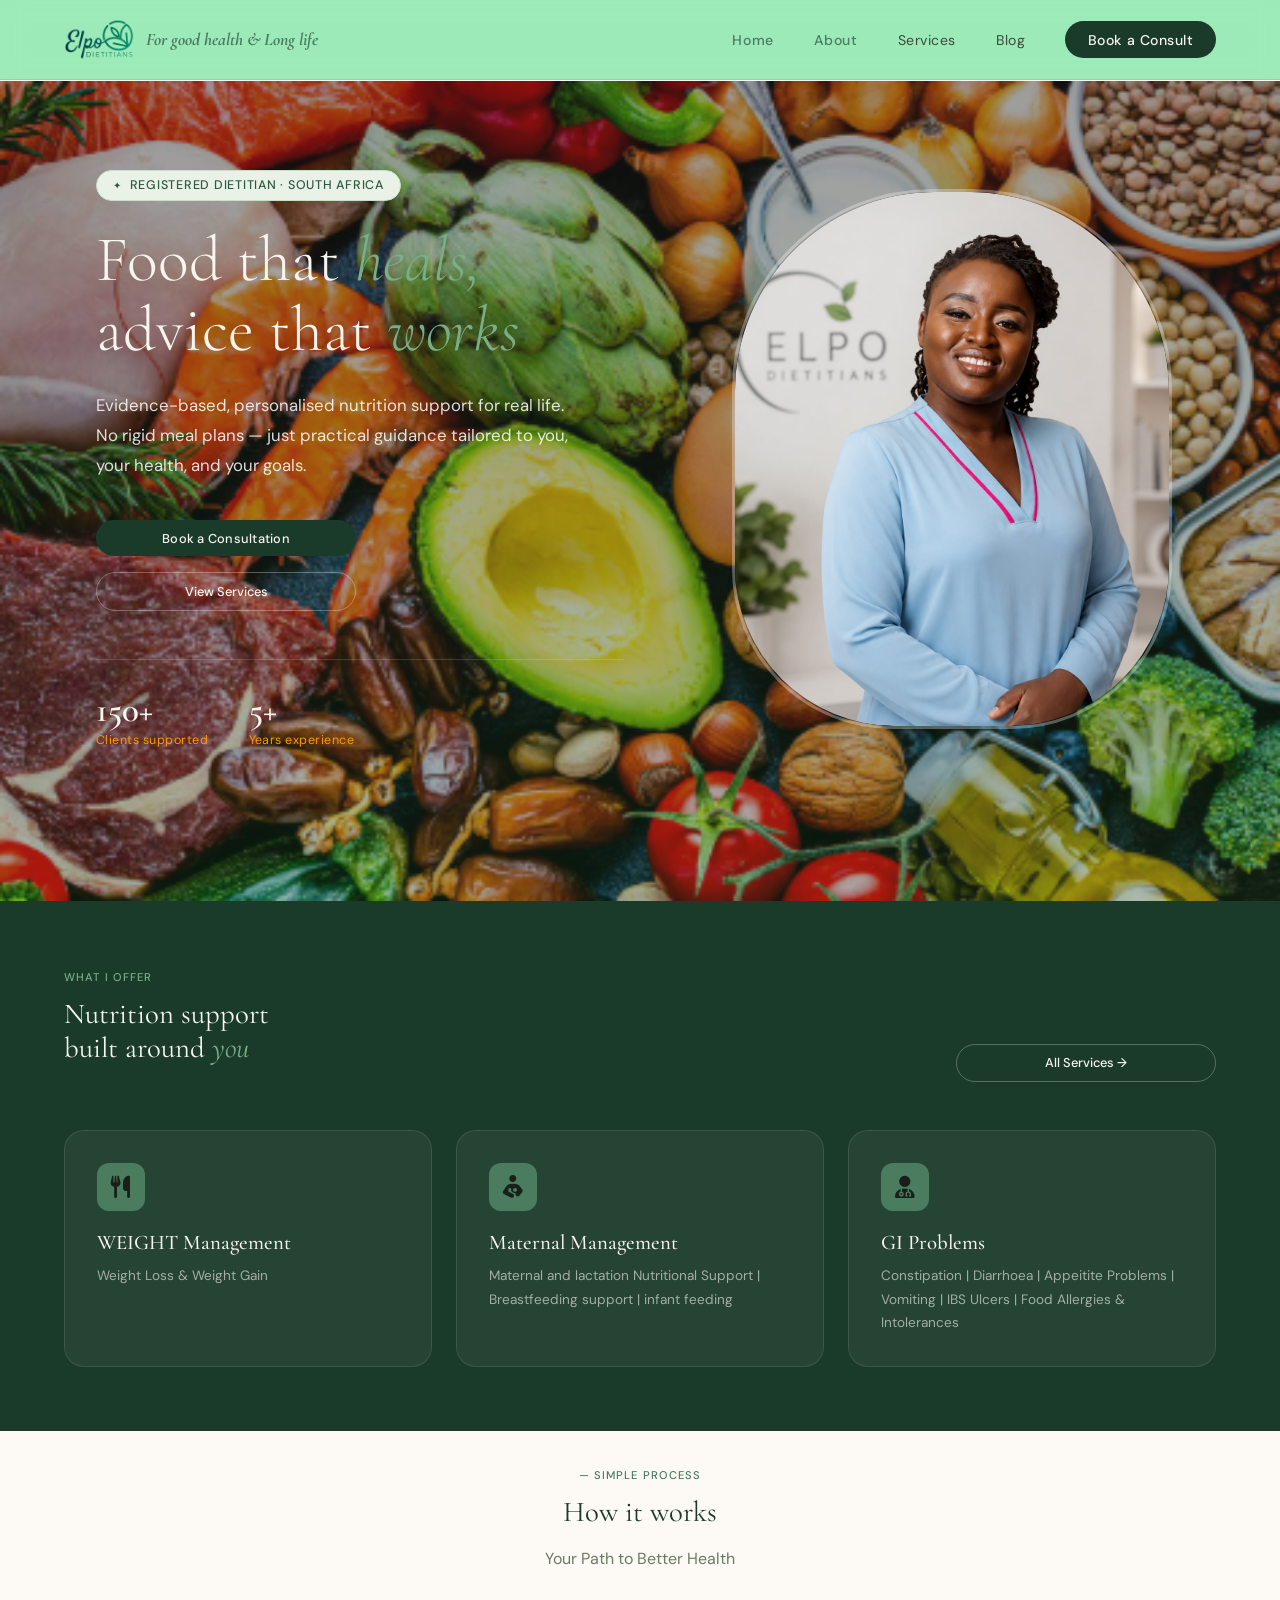
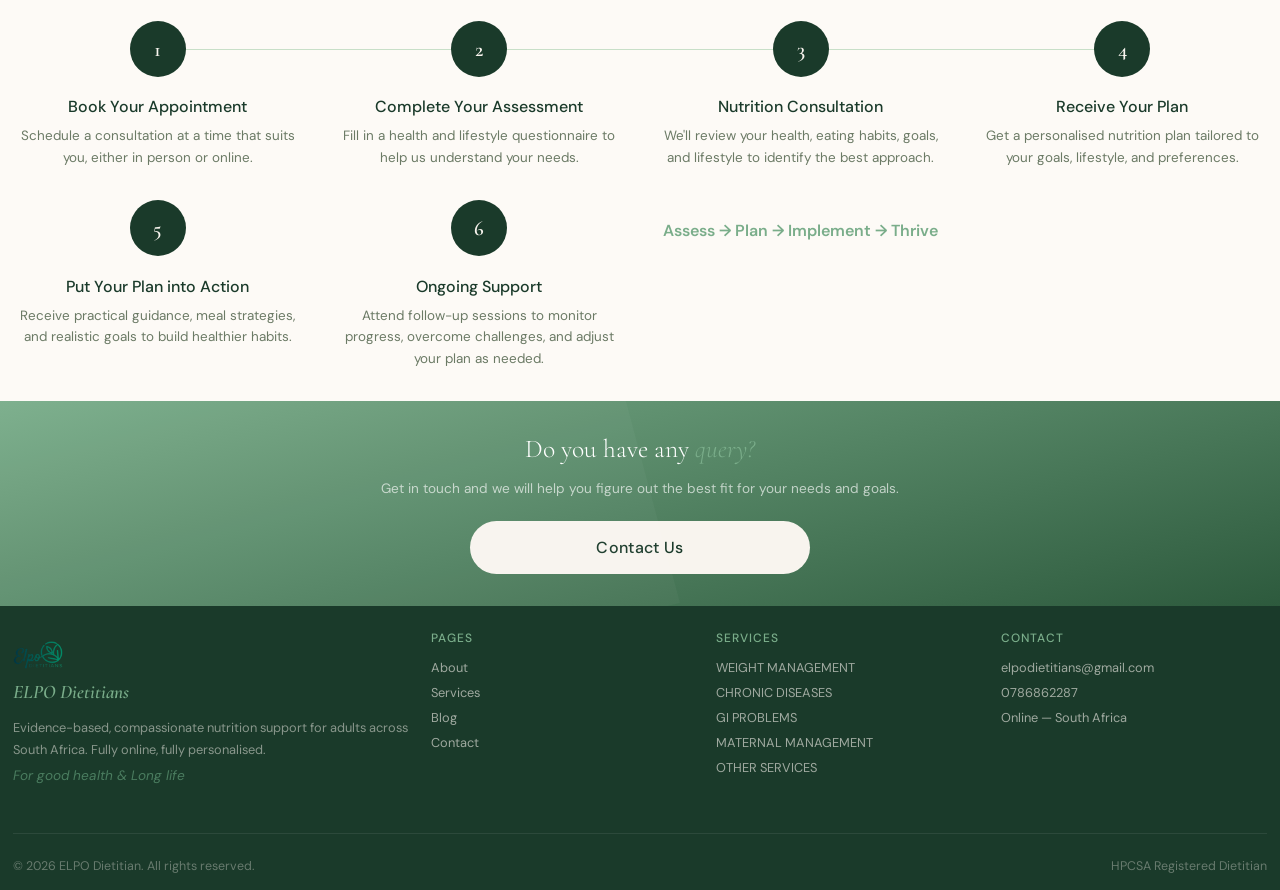
<file: index.html>
<!DOCTYPE html>
<html lang="en">
<head>
  <meta charset="UTF-8">
  <meta name="viewport" content="width=device-width, initial-scale=1.0">
  <!-- UPDATE: Change this to your business name -->
  <title>ELPO Dietitians</title>

<meta name="description"
content="Professional dietitian services focused on healthy eating, nutrition guidance, wellness plans, and personalized dietary support for a healthier lifestyle.">
  <!-- Google Fonts — UPDATE font names here if you want different typography -->
  <link href="https://fonts.googleapis.com/css2?family=Cormorant+Garamond:ital,wght@0,300;0,400;0,500;0,600;1,300;1,400&family=DM+Sans:wght@300;400;500&display=swap" rel="stylesheet">
  <!-- Font Awesome -->
  <link rel="stylesheet" href="https://cdnjs.cloudflare.com/ajax/libs/font-awesome/6.5.1/css/all.min.css">
  <!-- Stylesheets — edit only the relevant file for each concern -->
  <link rel="stylesheet" href="css/styles.css">   <!-- Global: colours, fonts, nav, footer, modal, forms -->
  <link rel="stylesheet" href="css/home.css">     <!-- Home page sections only -->
  <link rel="stylesheet" href="css/pages.css">    <!-- About, Services, Blog, Resources, Contact -->
</head>
<body>

<!-- ══════════════════════════════════════════
     NAV — edit in: css/styles.css (.nav-*)
     UPDATE: Change brand name "NourishWell"
     ══════════════════════════════════════════ -->
<nav>
  <div class="nav-logo" onclick="showPage('home')">
    <div class="logo-circle">
      <img src="Pictures/Logo.png" alt="ELPO Dietitian Logo">
    </div>
    <span class="logo-tagline">For good health & Long life</span>
  </div>
  <button class="nav-hamburger" id="nav-hamburger" onclick="toggleMobileNav()" aria-label="Toggle menu">
    <span></span><span></span><span></span>
  </button>
  <div class="nav-links" id="nav-links">
    <a href="index.html">Home</a>
    <a href="pages/about.html" class="nav-active">About</a>
    <a href="pages/services.html">Services</a>
    <a href="pages/blog.html">Blog</a>
    <a href="#" onclick="openBookingForm({ message: 'Hello, I would like to enquire about your services.' }); return false;" class="nav-cta">Book a Consult</a>
  </div>
</nav>


<!-- ══════════════════════════════════════════
     HOME PAGE — edit content in: pages/home.html
     ══════════════════════════════════════════ -->
<div class="page active" id="page-home">

  <section class="hero">
    <div>
      <div class="hero-badge fade-up">Registered Dietitian · South Africa</div>
      <h1 class="fade-up delay-1">Food that <em>heals,</em><br>advice that <em>works</em></h1>
      <p class="fade-up delay-2">Evidence-based, personalised nutrition support for real life. No rigid meal plans — just practical guidance tailored to you, your health, and your goals.</p>
      <div class="hero-btns fade-up delay-3">
        <button class="btn-primary" onclick="openBookingForm({ message: 'Hello, I would like to enquire about your services.' }); return false;">Book a Consultation</button>
        <button class="btn-secondary" onclick="window.location.href='pages/services.html'">View Services</button>
      </div>
      <div class="hero-stats fade-up delay-4">
        <div><div class="stat-num">150+</div><div class="stat-label">Clients supported</div></div>
        <div><div class="stat-num">5+</div><div class="stat-label">Years experience</div></div>
        
      </div>
    </div>
    <div class="hero-image fade-up delay-2">
      <div class="hero-img-wrap">
        <div class="hero-img-placeholder">
          <img src="Pictures/E-Moyo.jpeg" alt="ELPO Dietitian" style="width:100%;height:100%;object-fit:cover;border-radius:inherit;">
        </div>

      </div>
      <!-- hero-float-card placeholder (uncomment when ready)
      <div class="hero-float-card">
        <div class="float-icon"><i class="fa-solid fa-check"></i></div>
        <div>
          <div class="float-val">HPCSA Registered</div>
          <div class="float-text">Verified &amp; accredited</div>
        </div>
      </div>
      -->
    </div>
  </section>

  <section class="services-strip">
    <div class="section-tag">What I offer</div>
    <div style="display:flex;justify-content:space-between;align-items:flex-end;flex-wrap:wrap;gap:1rem">
      <h2 class="section-title">Nutrition support<br>built around <em style="font-style:italic;color:var(--green-light)">you</em></h2>
      <a class="btn-secondary" style="border-color:rgba(255, 255, 255, 0.268);color:var(--cream);white-space:nowrap;" href="pages/services.html">All Services →</a>
    </div>
    <div class="services-grid">
      
      <div class="service-card" onclick="window.location.href='pages/services.html'">
        <div class="service-icon"><i class="fa-solid fa-utensils"></i></div>
        <h3>WEIGHT Management</h3>
        <p>Weight Loss & Weight Gain</p>       
      </div>

      <div class="service-card" onclick="window.location.href='pages/services.html'">
        <div class="service-icon"><i class="fa-solid fa-person-breastfeeding"></i></div>
       <h3>Maternal Management</h3>
      <p>Maternal and lactation Nutritional Support | Breastfeeding support | infant feeding</p>
      </div>

      <div class="service-card" onclick="window.location.href='pages/services.html'">
        <div class="service-icon"><i class="fa-solid fa-user-doctor"></i></div>
         <h3>GI Problems</h3>
      <p>Constipation | Diarrhoea | Appeitite Problems | Vomiting | IBS Ulcers | Food Allergies & Intolerances</p>
      </div>
    </div>
  </section>

  <section class="how-it-works">
    <div style="text-align:center; margin-bottom:0">
      <div class="section-tag">— Simple process</div>
      <h2 class="section-title">How it works</h2>
      <p class="section-sub" style="margin: 0 auto; text-align:center">Your Path to Better Health</p>
    </div>

    <div class="steps-row">
      <div class="step">
        <div class="step-num">1</div>
        <h4>Book Your Appointment</h4>
        <p>Schedule a consultation at a time that suits you, either in person or online.</p>
      </div>

      <div class="step">
        <div class="step-num">2</div>
        <h4>Complete Your Assessment</h4>
        <p>Fill in a health and lifestyle questionnaire to help us understand your needs.</p>
      </div>

      <div class="step">
        <div class="step-num">3</div>
        <h4>Nutrition Consultation</h4>
        <p>We'll review your health, eating habits, goals, and lifestyle to identify the best approach.</p>
      </div>

      <div class="step">
        <div class="step-num">4</div>
        <h4>Receive Your Plan</h4>
        <p>Get a personalised nutrition plan tailored to your goals, lifestyle, and preferences.</p>
      </div>

      <div class="step">
        <div class="step-num">5</div>
        <h4>Put Your Plan into Action</h4>
        <p>Receive practical guidance, meal strategies, and realistic goals to build healthier habits.</p>
      </div>

      <div class="step">
        <div class="step-num">6</div>
        <h4>Ongoing Support</h4>
        <p>Attend follow-up sessions to monitor progress, overcome challenges, and adjust your plan as needed.</p>
      </div>

      <div style="text-align:center; margin-top:1.25rem; color:var(--green-light); font-weight:600">
        <p>Assess → Plan → Implement → Thrive</p>
      </div>
    </div>
  </section>

   <section class="cta-banner">
    <h2>Do you have any <em>query?</em></h2>
    <p>Get in touch and we will help you figure out the best fit for your needs and goals.</p>
    <button class="btn-primary" onclick="showContactOptions({ message: 'Hello, I would like to enquire about your services.' }); return false;">Contact Us</button>
  </section>

  <footer>
    <div class="footer-grid">
      <div><div class="footer-logo">
        <div class="logo-circle" style="width:50px;height:50px">
          <img src="Pictures/Logo.png" alt="ELPO Dietitian Logo" style="width:100%;height:100%;object-fit:contain">
        </div>
        <span>ELPO Dietitians</span>
      </div><p class="footer-desc">Evidence-based, compassionate nutrition support for adults across South Africa. Fully online, fully personalised.</p><p class="logo-tagline" style="margin-top:0.5rem;font-size:0.85rem">For good health & Long life</p></div>
      <div class="footer-col"><h4>Pages</h4><a href="pages/about.html">About</a><a href="pages/services.html">Services</a><a href="pages/blog.html">Blog</a><a href="pages/contact.html">Contact</a></div>
     
      <div class="footer-col"><h4>Services</h4>
        <a href="pages/services.html">WEIGHT MANAGEMENT</a>
      <a href="pages/services.html">CHRONIC DISEASES</a>
      <a href="pages/services.html">GI PROBLEMS</a>
      <a href="pages/services.html">MATERNAL MANAGEMENT</a>
      <a href="pages/services.html">OTHER SERVICES</a>
      </div>
     
      <div class="footer-col"><h4>Contact</h4><a>elpodietitians@gmail.com</a><a>0786862287</a><a>Online — South Africa</a></div>
    </div>
    <div class="footer-bottom"><p>© 2026 ELPO Dietitian. All rights reserved.</p><p>HPCSA Registered Dietitian</p></div>
  </footer>
</div>

<script src="js/main.js"></script>

<div class="modal-overlay" id="modal-overlay" onclick="closeBookingIfOutside(event)">
  <div class="modal">
    <div class="modal-header">
      <h3>Book a Consultation</h3>
      <button class="modal-close" onclick="closeBooking()">✕</button>
    </div>
    <div id="modal-form">
      <div class="form-row">
        <div class="form-group"><label>First name</label><input type="text" name="firstname" placeholder="Jane"></div>
        <div class="form-group"><label>Last name</label><input type="text" name="lastname" placeholder="Smith"></div>
      </div>
      <div class="form-group"><label>Email address</label><input type="email" name="email" placeholder="jane@email.com"></div>
      <div class="form-group">
        <label>Service interested in</label>
        <select name="service">
          <option value="">Select a service...</option>
          <option>Initial Nutrition Consultation</option>
          <option>IBS Ease & Management Program</option>
          <option>Medical Aid Weight Management</option>
          <option>Discovery Vitality Consultation</option>
        </select>
      </div>
      <div class="form-group">
        <label>Your health goals</label>
        <textarea name="message" placeholder="What would you like to work on?" style="min-height:80px"></textarea>
      </div>
      <button class="form-submit" onclick="submitModal()">Send Request →</button>
    </div>
    <div class="success-msg" id="modal-success">
      <div class="s-icon">🌿</div>
      <h4>Booking request sent!</h4>
      <p>I'll be in touch within 1–2 business days to confirm your appointment.</p>
    </div>
  </div>
</div>
</body>
</html>
</file>
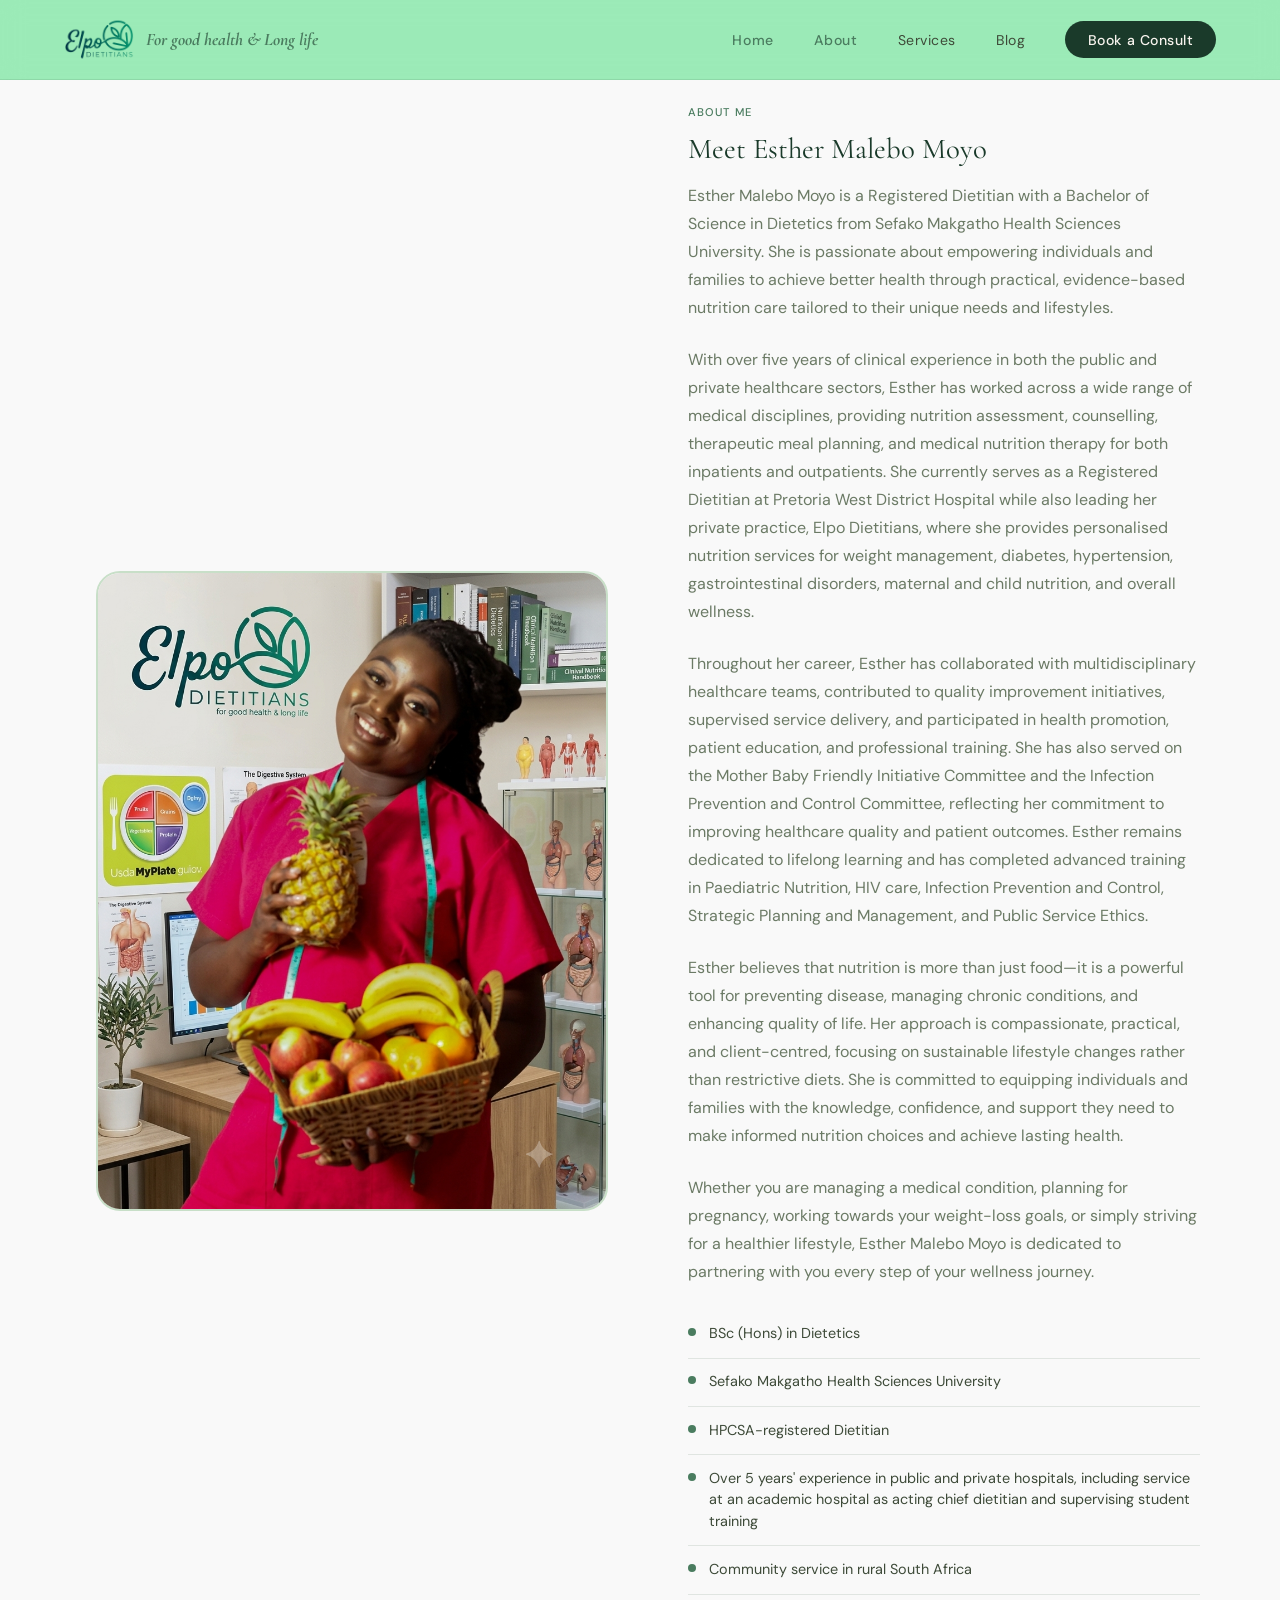
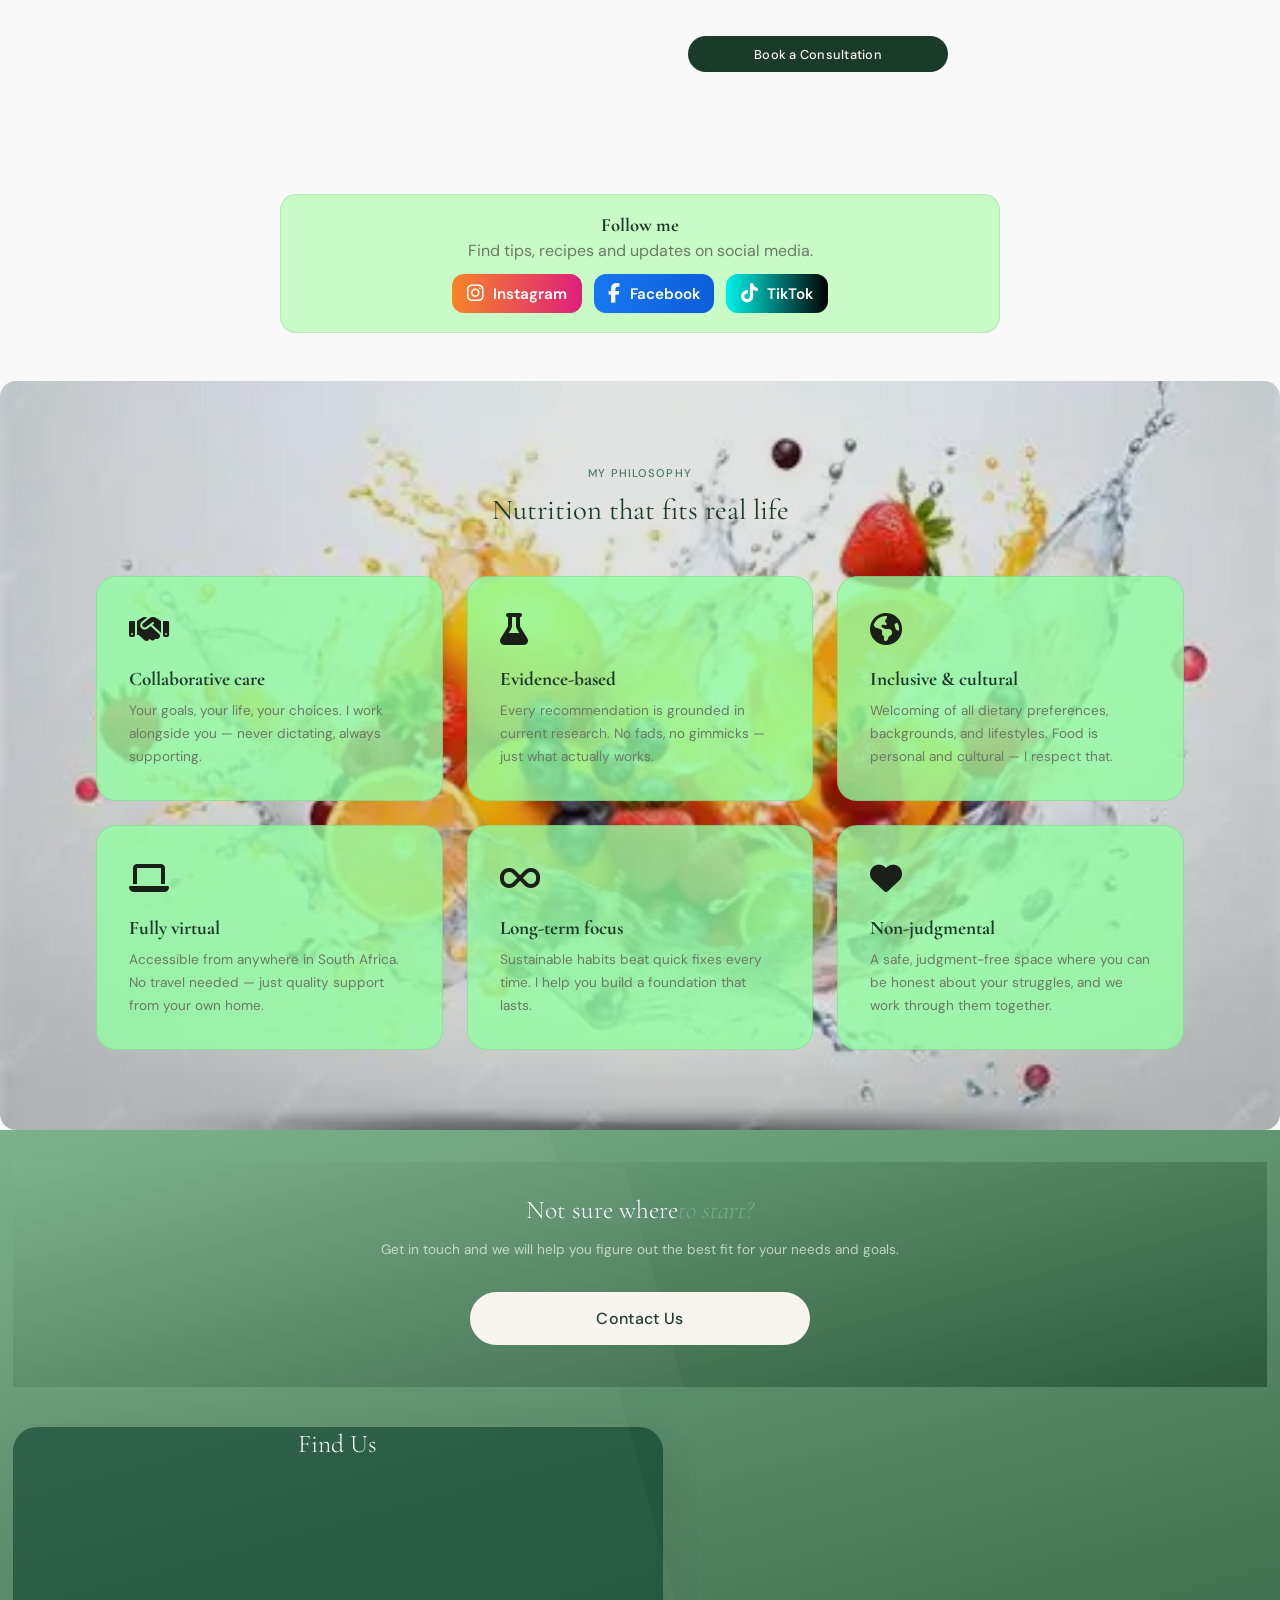
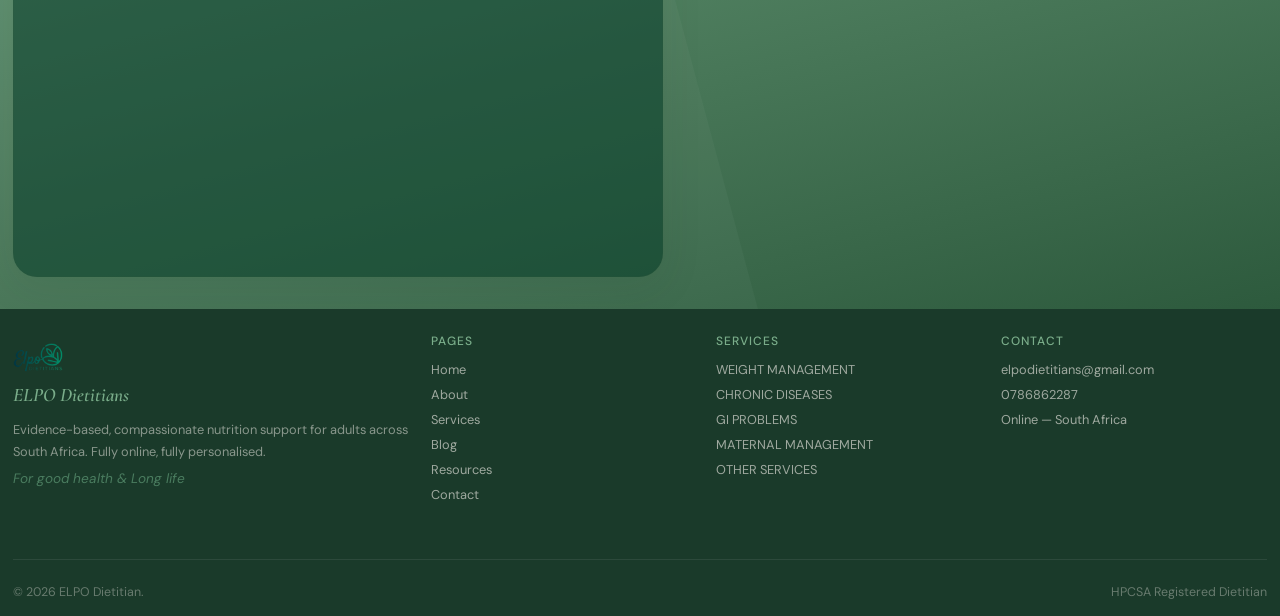
<file: pages/about.html>
<!DOCTYPE html>
<html lang="en">
<head>
  <meta charset="UTF-8">
  <meta name="viewport" content="width=device-width, initial-scale=1.0">
  <title>About | ELPO Dietitians</title>

<meta name="description"
content="Professional dietitian services focused on healthy eating, nutrition guidance, wellness plans, and personalized dietary support for a healthier lifestyle.">
  <link href="https://fonts.googleapis.com/css2?family=Cormorant+Garamond:ital,wght@0,300;0,400;0,500;0,600;1,300;1,400&family=DM+Sans:wght@300;400;500&display=swap" rel="stylesheet">
  <link rel="stylesheet" href="https://cdnjs.cloudflare.com/ajax/libs/font-awesome/6.5.1/css/all.min.css">
  <link rel="stylesheet" href="../css/styles.css">
  <link rel="stylesheet" href="../css/home.css">
  <link rel="stylesheet" href="../css/pages.css">
</head>
<body>

<nav>
  <div class="nav-logo" onclick="window.location.href='../index.html'">
    <div class="logo-circle">
      <img src="../Pictures/Logo.png" alt="ELPO Dietitian Logo">
    </div>
    <span class="logo-tagline">For good health & Long life</span>
  </div>
  <button class="nav-hamburger" id="nav-hamburger" onclick="toggleMobileNav()" aria-label="Toggle menu">
    <span></span><span></span><span></span>
  </button>
  <div class="nav-links" id="nav-links">
    <a href="../index.html">Home</a>
    <a href="../pages/about.html" class="nav-active">About</a>
    <a href="../pages/services.html">Services</a>
    <a href="../pages/blog.html">Blog</a>
    <a href="#" onclick="openBookingForm({ message: 'Hello, I would like to enquire about your services.' }); return false;" class="nav-cta">Book a Consult</a>
  </div>
</nav>

<script src="../js/main.js"></script>

<section class="about-hero">
  <div class="about-img-wrap">
    <img src="../Pictures/EM_Moyo.png" alt="ELPO Dietitian" style="width:100%;height:100%;object-fit:cover">

  </div>
  <div class="about-content">
    <div class="section-tag">About me</div>
    <h2 class="section-title">Meet Esther Malebo Moyo</h2>
    <p class="section-sub">Esther Malebo Moyo is a Registered Dietitian with a Bachelor of Science in Dietetics from Sefako Makgatho Health Sciences University. She is passionate about empowering individuals and families to achieve better health through practical, evidence-based nutrition care tailored to their unique needs and lifestyles.</p>
    <p class="section-sub" style="margin-top:1rem">With over five years of clinical experience in both the public and private healthcare sectors, Esther has worked across a wide range of medical disciplines, providing nutrition assessment, counselling, therapeutic meal planning, and medical nutrition therapy for both inpatients and outpatients. She currently serves as a Registered Dietitian at Pretoria West District Hospital while also leading her private practice, Elpo Dietitians, where she provides personalised nutrition services for weight management, diabetes, hypertension, gastrointestinal disorders, maternal and child nutrition, and overall wellness.</p>
    <p class="section-sub" style="margin-top:1rem">Throughout her career, Esther has collaborated with multidisciplinary healthcare teams, contributed to quality improvement initiatives, supervised service delivery, and participated in health promotion, patient education, and professional training. She has also served on the Mother Baby Friendly Initiative Committee and the Infection Prevention and Control Committee, reflecting her commitment to improving healthcare quality and patient outcomes. Esther remains dedicated to lifelong learning and has completed advanced training in Paediatric Nutrition, HIV care, Infection Prevention and Control, Strategic Planning and Management, and Public Service Ethics.</p>
    <p class="section-sub" style="margin-top:1rem">Esther believes that nutrition is more than just food—it is a powerful tool for preventing disease, managing chronic conditions, and enhancing quality of life. Her approach is compassionate, practical, and client-centred, focusing on sustainable lifestyle changes rather than restrictive diets. She is committed to equipping individuals and families with the knowledge, confidence, and support they need to make informed nutrition choices and achieve lasting health.</p>
    <p class="section-sub" style="margin-top:1rem">Whether you are managing a medical condition, planning for pregnancy, working towards your weight-loss goals, or simply striving for a healthier lifestyle, Esther Malebo Moyo is dedicated to partnering with you every step of your wellness journey.</p>
    <div class="qual-list">
      <div class="qual-item"><div class="qual-dot"></div><span>BSc (Hons) in Dietetics</span></div>
      <div class="qual-item"><div class="qual-dot"></div><span>Sefako Makgatho Health Sciences University</span></div>
      <div class="qual-item"><div class="qual-dot"></div><span>HPCSA-registered Dietitian</span></div>
      <div class="qual-item"><div class="qual-dot"></div><span>Over 5 years' experience in public and private hospitals, including service at an academic hospital as acting chief dietitian and supervising student training</span></div>
      <div class="qual-item"><div class="qual-dot"></div><span>Community service in rural South Africa</span></div>
    </div>

    <div style="margin-top:2rem">
      <button class="btn-primary" onclick="openBookingForm({ message: 'Hello, I would like to enquire about your services.' }); return false;">Book a Consultation</button>
    </div>
    
    
  </div>
  
</section>
<!-- Social follow card inserted below CTAs -->
<section class="social-connect">
  <div class="social-card">
    <div class="social-card-inner">
      <h3>Follow me</h3>
      <p>Find tips, recipes and updates on social media.</p>
      <div class="social-actions">
        <a class="social-btn instagram" href="https://www.instagram.com/elpo_dietitians?utm_source=ig_web_button_share_sheet&igsh=ZDNlZDc0MzIxNw==" target="_blank" rel="noopener noreferrer" aria-label="ELPO Dietitians on Instagram">
          <i class="fab fa-instagram" aria-hidden="true"></i>
          <span>Instagram</span>
        </a>
        <a class="social-btn facebook" href="https://www.facebook.com/share/1DXuv2DPAq/?mibextid=wwXIfr" target="_blank" rel="noopener noreferrer" aria-label="ELPO Dietitians on Facebook">
          <i class="fab fa-facebook-f" aria-hidden="true"></i>
          <span>Facebook</span>
        </a>
        <a class="social-btn tiktok" href="https://www.tiktok.com/@elpodietitians?_r=1&_t=ZS-95yc7mg9ccm" target="_blank" rel="noopener noreferrer" aria-label="ELPO Dietitians on TikTok">
          <i class="fab fa-tiktok" aria-hidden="true"></i>
          <span>TikTok</span>
        </a>
      </div>
    </div>
  </div>
</section>

<section class="values-section">
  <div style="text-align:center">
    <div class="section-tag"> My philosophy</div>
    <h2 class="section-title">Nutrition that fits real life</h2>
  </div>
  <div class="values-grid">
    <div class="value-card">
      <div class="val-icon"><i class="fa-solid fa-handshake"></i></div>
      <h3>Collaborative care</h3>
      <p>Your goals, your life, your choices. I work alongside you — never dictating, always supporting.</p>
    </div>
    <div class="value-card">
      <div class="val-icon"><i class="fa-solid fa-flask"></i></div>
      <h3>Evidence-based</h3>
      <p>Every recommendation is grounded in current research. No fads, no gimmicks — just what actually works.</p>
    </div>
    <div class="value-card">
      <div class="val-icon"><i class="fa-solid fa-earth-americas"></i></div>
      <h3>Inclusive & cultural</h3>
      <p>Welcoming of all dietary preferences, backgrounds, and lifestyles. Food is personal and cultural — I respect that.</p>
    </div>
    <div class="value-card">
      <div class="val-icon"><i class="fa-solid fa-laptop"></i></div>
      <h3>Fully virtual</h3>
      <p>Accessible from anywhere in South Africa. No travel needed — just quality support from your own home.</p>
    </div>
    <div class="value-card">
      <div class="val-icon"><i class="fa-solid fa-infinity"></i></div>
      <h3>Long-term focus</h3>
      <p>Sustainable habits beat quick fixes every time. I help you build a foundation that lasts.</p>
    </div>
    <div class="value-card">
      <div class="val-icon"><i class="fa-solid fa-heart"></i></div>
      <h3>Non-judgmental</h3>
      <p>A safe, judgment-free space where you can be honest about your struggles, and we work through them together.</p>
    </div>
  </div>
</section>



<section class="cta-banner">
   <section class="cta-banner">
    <h2>Not sure where<em>to start?</em></h2>
    <p>Get in touch and we will help you figure out the best fit for your needs and goals.</p>
    <button class="btn-primary" onclick="showContactOptions({ message: 'Hello, I would like to enquire about your services.' }); return false;">Contact Us</button>
  </section> 
<div class="map-container">
    <h2>Find Us</h2>
    <a href="https://www.google.com/maps/dir/?api=1&destination=Kit+Kat+Centre+327+WF+Nkomo+Street+Pretoria+West" target="_blank" style="text-decoration: none;">
        <div class="map-card">
            <iframe 
                src="https://www.google.com/maps/embed?pb=!1m18!1m12!1m3!1d3593.687809917054!2d28.157070596789556!3d-25.74783569999999!2m3!1f0!2f0!3f0!3m2!1i1024!2i768!4f13.1!3m3!1m2!1s0x1e9563539a878cf7%3A0xf94be82408c1f1b0!2sKit%20Kat%20Health!5e0!3m2!1sen!2sza!4v1777580399485!5m2!1sen!2sza" 
                style="border:0; pointer-events: all;" 
                allowfullscreen="" 
                referrerpolicy="no-referrer-when-downgrade">
            </iframe>
        </div>
    </a>

    
    

    <!-- Get Directions Button -->
    
</div>  
</section>


<footer>
  <div class="footer-grid">
    <div>
      <div class="footer-logo">
        <div class="logo-circle" style="width:50px;height:50px">
          <img src="../Pictures/Logo.png" alt="ELPO Dietitian Logo" style="width:100%;height:100%;object-fit:contain">
        </div>
        <span>ELPO Dietitians</span>
      </div>
      <p class="footer-desc">Evidence-based, compassionate nutrition support for adults across South Africa. Fully online, fully personalised.</p>
      <p class="logo-tagline" style="margin-top:0.5rem;font-size:0.85rem">For good health & Long life</p>
    </div>
    <div class="footer-col">
      <h4>Pages</h4>
      <a href="../index.html">Home</a>
      <a href="../pages/about.html">About</a>
      <a href="../pages/services.html">Services</a>
      <a href="../pages/blog.html">Blog</a>
      <a href="../pages/resources.html">Resources</a>
      <a href="../pages/contact.html">Contact</a>
    </div>
    <div class="footer-col">
      <h4>Services</h4>
      <a href="../pages/services.html">WEIGHT MANAGEMENT</a>
      <a href="../pages/services.html">CHRONIC DISEASES</a>
      <a href="../pages/services.html">GI PROBLEMS</a>
      <a href="../pages/services.html">MATERNAL MANAGEMENT</a>
      <a href="../pages/services.html">OTHER SERVICES</a>
    </div>
    <div class="footer-col">
      <h4>Contact</h4>
      <a>elpodietitians@gmail.com</a>
      <a>0786862287</a>
      <a>Online — South Africa</a>
    </div>
  </div>
  <div class="footer-bottom">
    <p>© 2026 ELPO Dietitian.</p>
    <p>HPCSA Registered Dietitian</p>
  </div>
</footer>

</body>
</html>
</file>
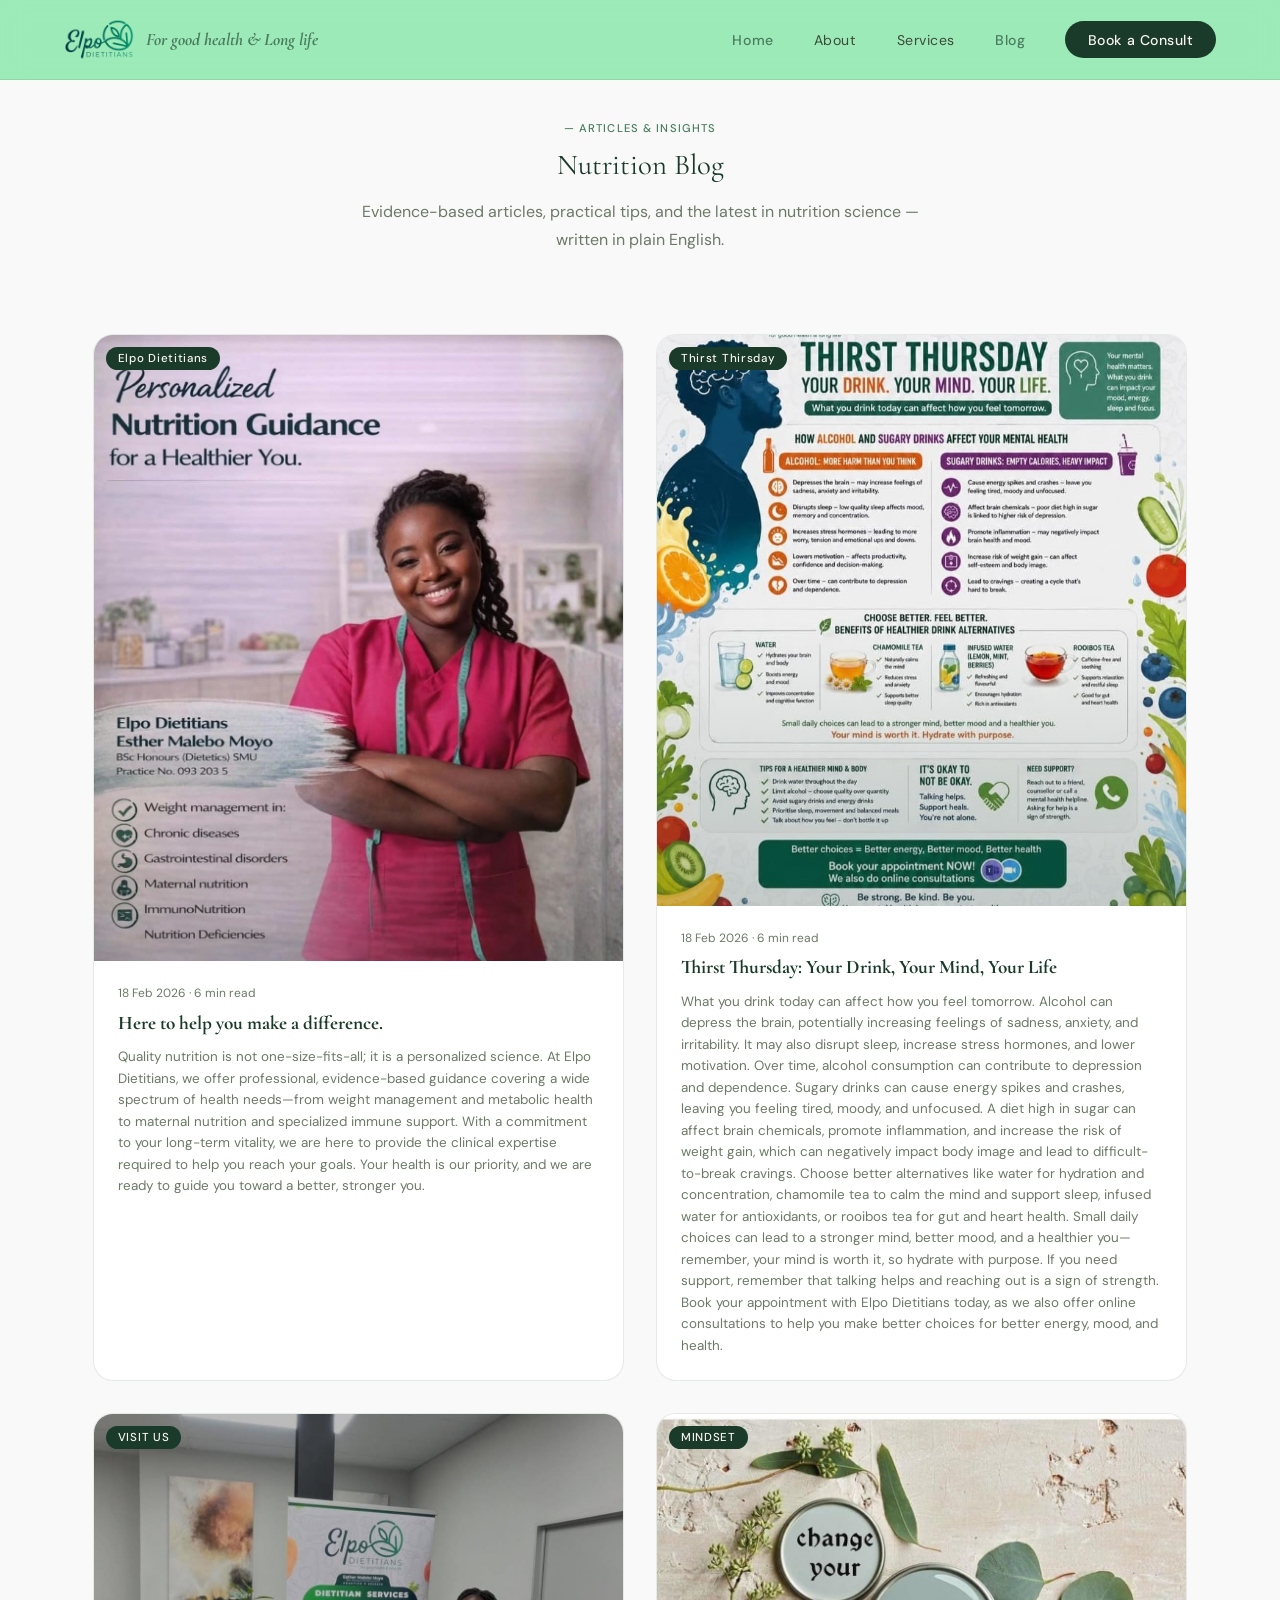
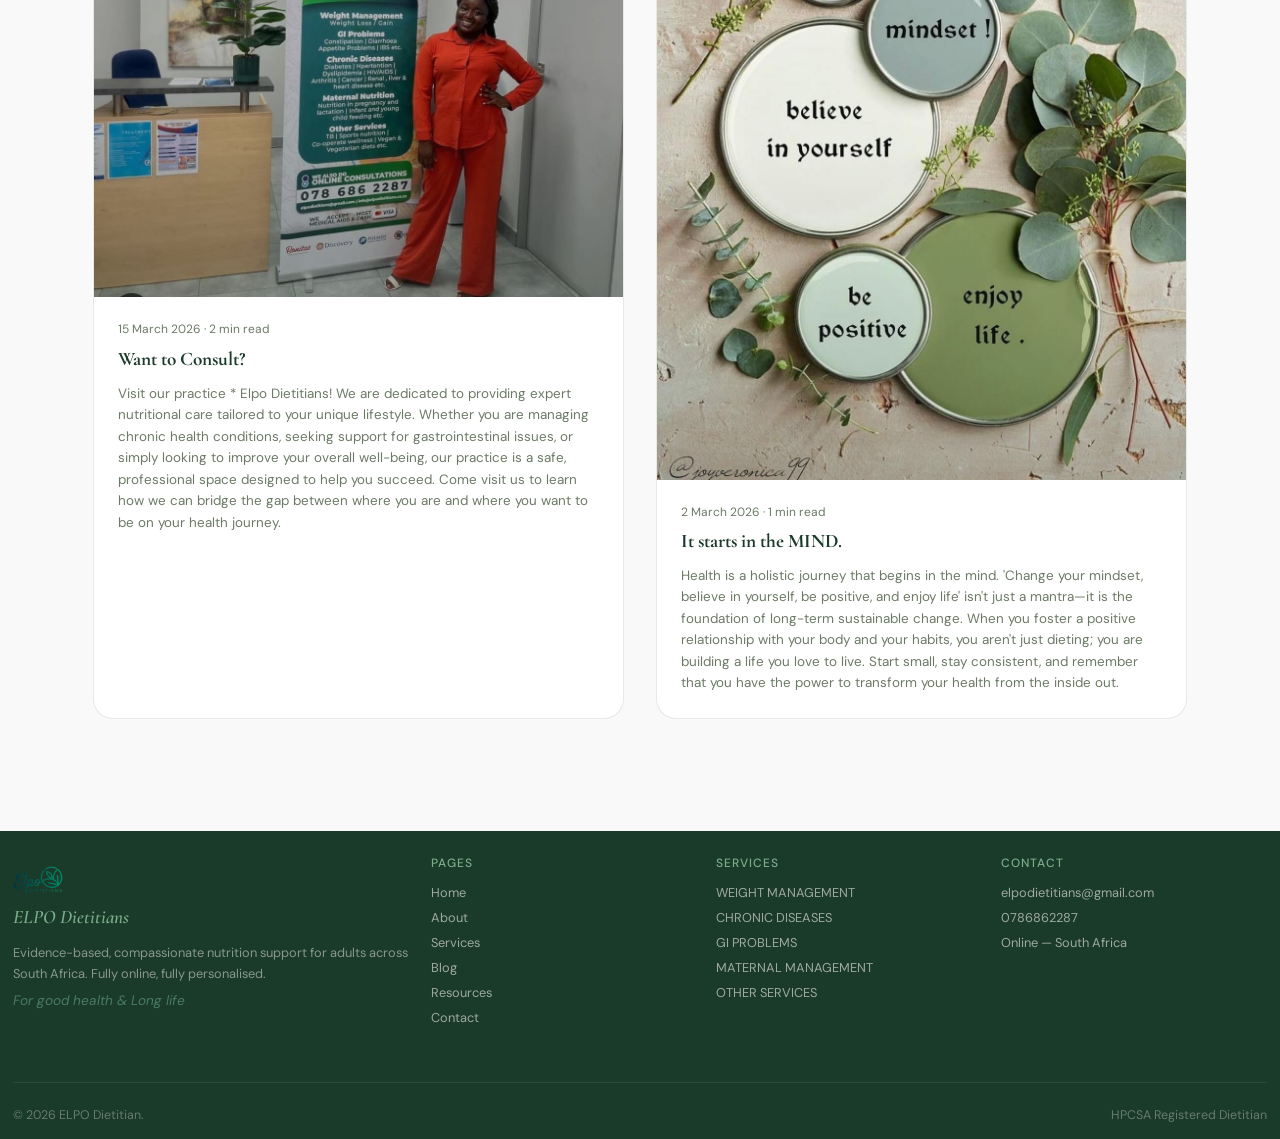
<file: pages/blog.html>
<!DOCTYPE html>
<html lang="en">
<head>
  <meta charset="UTF-8">
  <meta name="viewport" content="width=device-width, initial-scale=1.0">
  <title>Blog | ELPO Dietitians</title>

<meta name="description"
content="Professional dietitian services focused on healthy eating, nutrition guidance, wellness plans, and personalized dietary support for a healthier lifestyle.">
  <link href="https://fonts.googleapis.com/css2?family=Cormorant+Garamond:ital,wght@0,300;0,400;0,500;0,600;1,300;1,400&family=DM+Sans:wght@300;400;500&display=swap" rel="stylesheet">
  <link rel="stylesheet" href="https://cdnjs.cloudflare.com/ajax/libs/font-awesome/6.5.1/css/all.min.css">
  <link rel="stylesheet" href="../css/styles.css">
  <link rel="stylesheet" href="../css/home.css">
  <link rel="stylesheet" href="../css/pages.css">
</head>
<body>

<nav>
  <div class="nav-logo" onclick="window.location.href='../index.html'">
    <div class="logo-circle">
      <img src="../Pictures/Logo.png" alt="ELPO Dietitian Logo">
    </div>
    <span class="logo-tagline">For good health & Long life</span>
  </div>
  <button class="nav-hamburger" id="nav-hamburger" onclick="toggleMobileNav()" aria-label="Toggle menu">
    <span></span><span></span><span></span>
  </button>
  <div class="nav-links" id="nav-links">
    <a href="../index.html">Home</a>
    <a href="../pages/about.html">About</a>
    <a href="../pages/services.html">Services</a>
    <a href="../pages/blog.html" class="nav-active">Blog</a>
    <a href="#" onclick="openBookingForm({ message: 'Hello, I would like to enquire about your services.' }); return false;" class="nav-cta">Book a Consult</a>
  </div>
</nav>

<script src="../js/main.js"></script>
<section>
<section class="blog-hero">
  <div class="section-tag">— Articles & insights</div>
  <h2 class="section-title">Nutrition Blog</h2>
  <p class="section-sub" style="margin:0 auto;text-align:center">Evidence-based articles, practical tips, and the latest in nutrition science — written in plain English.</p>
</section>

<div class="blog-grid">
   <div class="blog-card">
    <div class="blog-img">
      <img src="../Pictures/WhatsApp Image 2026-07-15 at 17.22.11.jpeg" alt="Wellness and weight management lifestyle image">
      <div class="blog-img-overlay"></div>
      <div class="blog-category">Elpo Dietitians</div>
    </div>
    <div class="blog-body">
      <div class="blog-meta">18 Feb 2026 · 6 min read</div>
      <h3>Here to help you make a difference.</h3>
      <p>Quality nutrition is not one-size-fits-all; it is a personalized science. At Elpo Dietitians, we offer professional, evidence-based guidance covering a wide spectrum of health needs—from weight management and metabolic health to maternal nutrition and specialized immune support. With a commitment to your long-term vitality, we are here to provide the clinical expertise required to help you reach your goals. Your health is our priority, and we are ready to guide you toward a better, stronger you.</p>
    
    </div>
  </div>

  <div class="blog-card">
    <div class="blog-img">
      <img src="../Pictures/Thrist Thirsday.jpeg" alt="Wellness and weight management lifestyle image">
      <div class="blog-img-overlay"></div>
      <div class="blog-category">Thirst Thirsday</div>
    </div>
    <div class="blog-body">
      <div class="blog-meta">18 Feb 2026 · 6 min read</div>
      <h3>Thirst Thursday: Your Drink, Your Mind, Your Life</h3>
      <p>What you drink today can affect how you feel tomorrow.

Alcohol can depress the brain, potentially increasing feelings of sadness, anxiety, and irritability.

It may also disrupt sleep, increase stress hormones, and lower motivation.

Over time, alcohol consumption can contribute to depression and dependence.

Sugary drinks can cause energy spikes and crashes, leaving you feeling tired, moody, and unfocused.

A diet high in sugar can affect brain chemicals, promote inflammation, and increase the risk of weight gain, which can negatively impact body image and lead to difficult-to-break cravings.

Choose better alternatives like water for hydration and concentration, chamomile tea to calm the mind and support sleep, infused water for antioxidants, or rooibos tea for gut and heart health.

Small daily choices can lead to a stronger mind, better mood, and a healthier you—remember, your mind is worth it, so hydrate with purpose.

If you need support, remember that talking helps and reaching out is a sign of strength.

Book your appointment with Elpo Dietitians today, as we also offer online consultations to help you make better choices for better energy, mood, and health.</p>
    
    </div>
  </div>
  <div class="blog-card">
    <div class="blog-img">
      <img src="../Pictures/WhatsApp Image 2026-07-15 at 17.22.09.jpeg" alt="Healthy meal inspiration for gut health">
      <div class="blog-img-overlay"></div>
      <div class="blog-category">VISIT US</div>
    </div>
    <div class="blog-body">
      <div class="blog-meta">15 March 2026 · 2 min read</div>
      <h3>Want to Consult?</h3>
      <p>Visit our practice * Elpo Dietitians! We are dedicated to providing expert nutritional care tailored to your unique lifestyle. Whether you are managing chronic health conditions, seeking support for gastrointestinal issues, or simply looking to improve your overall well-being, our practice is a safe, professional space designed to help you succeed. Come visit us to learn how we can bridge the gap between where you are and where you want to be on your health journey.</p>
     
    </div>
  </div>

  <div class="blog-card">
    <div class="blog-img">
      <img src="../Pictures/WhatsApp Image 2026-07-15 at 17.22.10.jpeg" alt="Nutrition guidance for diabetes management">
      <div class="blog-img-overlay"></div>
      <div class="blog-category">MINDSET</div>
    </div>
    <div class="blog-body">
      <div class="blog-meta">2 March 2026 · 1 min read</div>
      <h3>It starts in the MIND.</h3>
      <p>Health is a holistic journey that begins in the mind. 'Change your mindset, believe in yourself, be positive, and enjoy life' isn't just a mantra—it is the foundation of long-term sustainable change. When you foster a positive relationship with your body and your habits, you aren't just dieting; you are building a life you love to live. Start small, stay consistent, and remember that you have the power to transform your health from the inside out.</p>
     
    </div>
  </div>

  

</div>

</section>

<footer>
  <div class="footer-grid">
    <div>
      <div class="footer-logo">
        <div class="logo-circle" style="width:50px;height:50px">
          <img src="../Pictures/Logo.png" alt="ELPO Dietitian Logo" style="width:100%;height:100%;object-fit:contain">
        </div>
        <span>ELPO Dietitians</span>
      </div>
      <p class="footer-desc">Evidence-based, compassionate nutrition support for adults across South Africa. Fully online, fully personalised.</p>
      <p class="logo-tagline" style="margin-top:0.5rem;font-size:0.85rem">For good health & Long life</p>
    </div>
    <div class="footer-col">
      <h4>Pages</h4>
      <a href="../index.html">Home</a>
      <a href="../pages/about.html">About</a>
      <a href="../pages/services.html">Services</a>
      <a href="../pages/blog.html">Blog</a>
      <a href="../pages/resources.html">Resources</a>
      <a href="../pages/contact.html">Contact</a>
    </div>
    <div class="footer-col">
      <h4>Services</h4>
      <a href="../pages/services.html">WEIGHT MANAGEMENT</a>
      <a href="../pages/services.html">CHRONIC DISEASES</a>
      <a href="../pages/services.html">GI PROBLEMS</a>
      <a href="../pages/services.html">MATERNAL MANAGEMENT</a>
      <a href="../pages/services.html">OTHER SERVICES</a>
    </div>
    <div class="footer-col">
      <h4>Contact</h4>
      <a>elpodietitians@gmail.com</a>
      <a>0786862287</a>
      <a>Online — South Africa</a>
    </div>
  </div>
  <div class="footer-bottom">
    <p>© 2026 ELPO Dietitian.</p>
    <p>HPCSA Registered Dietitian</p>
  </div>
</footer>


</body>
</html>
</file>
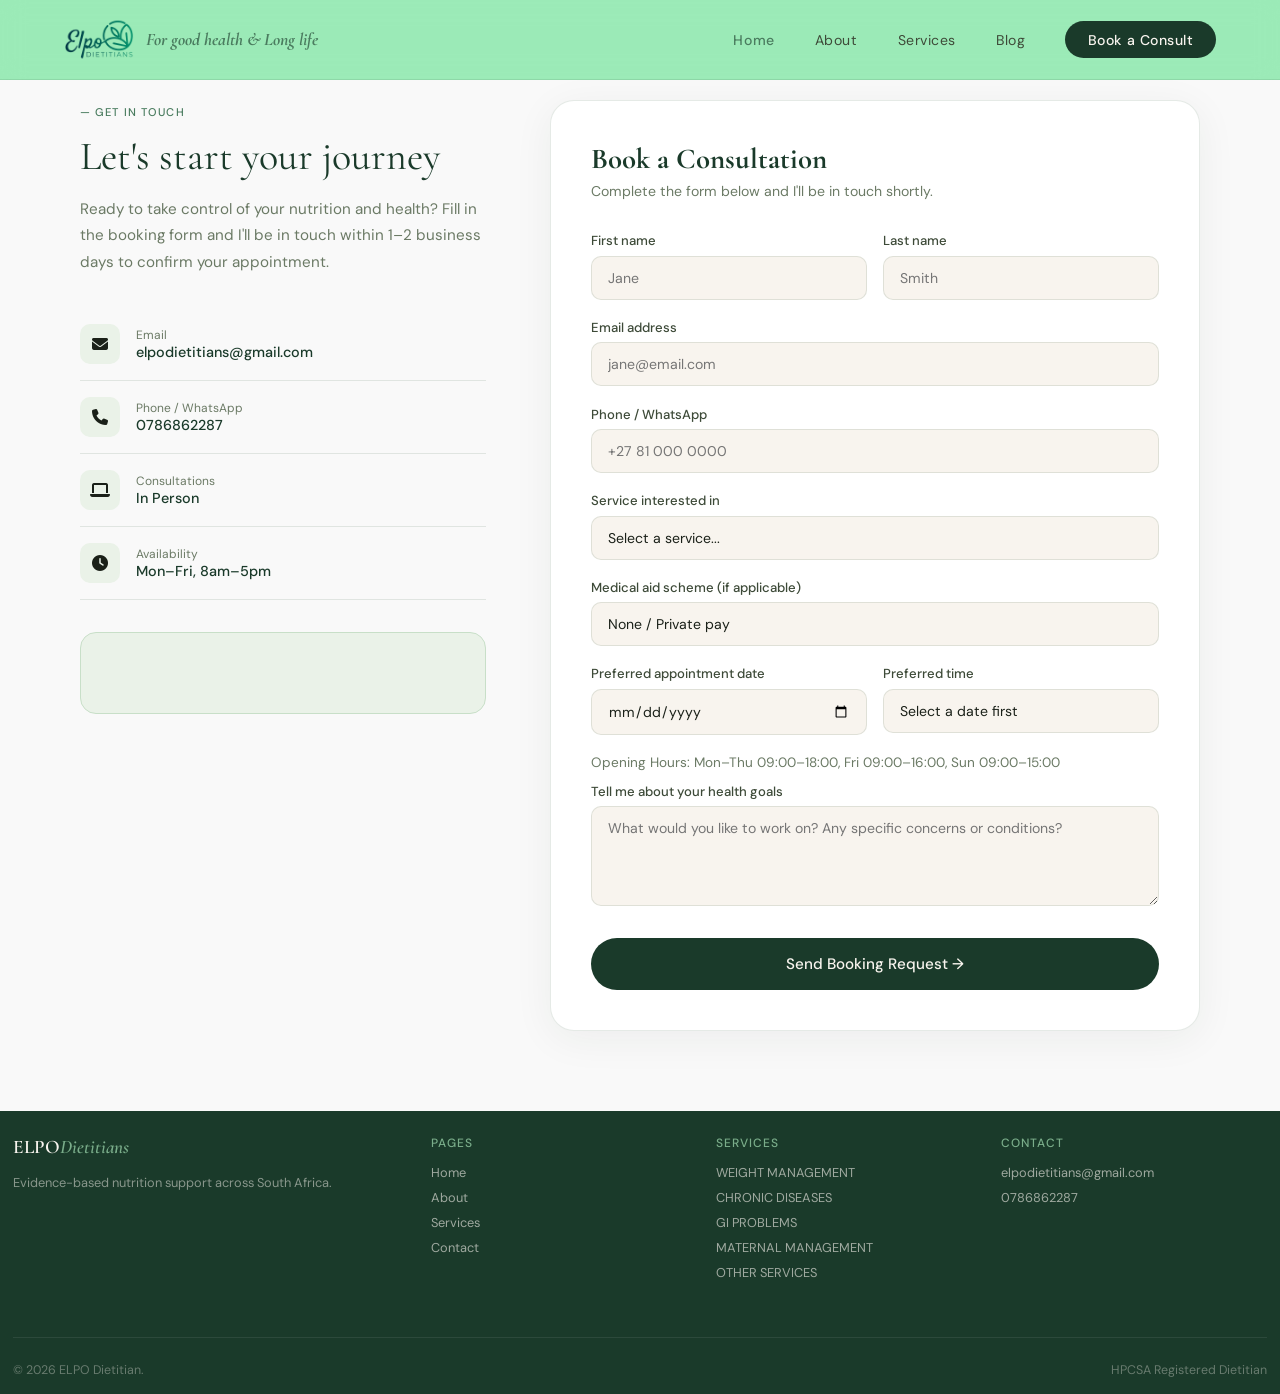
<file: pages/contact.html>
<!DOCTYPE html>
<html lang="en">
<head>
  <meta charset="UTF-8">
  <meta name="viewport" content="width=device-width, initial-scale=1.0">
  <title>Contact | ELPO Dietitians</title>


<meta name="description"
content="Professional dietitian services focused on healthy eating, nutrition guidance, wellness plans, and personalized dietary support for a healthier lifestyle.">
  <link href="https://fonts.googleapis.com/css2?family=Cormorant+Garamond:ital,wght@0,300;0,400;0,500;0,600;1,300;1,400&family=DM+Sans:wght@300;400;500&display=swap" rel="stylesheet">
  <link rel="stylesheet" href="https://cdnjs.cloudflare.com/ajax/libs/font-awesome/6.5.1/css/all.min.css">
  <link rel="stylesheet" href="../css/styles.css">
  <link rel="stylesheet" href="../css/home.css">
  <link rel="stylesheet" href="../css/pages.css">
</head>
<body>

<nav>
  <div class="nav-logo" onclick="window.location.href='../index.html'">
    <div class="logo-circle">
      <img src="../Pictures/Logo.png" alt="ELPO Dietitian Logo">
    </div>
    <span class="logo-tagline">For good health & Long life</span>
  </div>
  <button class="nav-hamburger" id="nav-hamburger" onclick="toggleMobileNav()" aria-label="Toggle menu">
    <span></span><span></span><span></span>
  </button>
  <div class="nav-links" id="nav-links">
    <a href="../index.html">Home</a>
    <a href="../pages/about.html">About</a>
    <a href="../pages/services.html">Services</a>
    <a href="../pages/blog.html">Blog</a>
    <a href="#booking-form" class="nav-cta">Book a Consult</a>
  </div>
</nav>

<script src="../js/main.js"></script>

<div class="contact-section">
  <div class="contact-info">
    <div class="section-tag">— Get in touch</div>
    <h2>Let's start your journey</h2>
    <p>Ready to take control of your nutrition and health? Fill in the booking form and I'll be in touch within 1–2 business days to confirm your appointment.</p>

    <div class="contact-detail">
      <div class="cd-icon"><i class="fa-solid fa-envelope" aria-hidden="true"></i></div>
      <div>
          <div class="cd-label">Email</div>
          <div class="cd-val">elpodietitians@gmail.com</div>
      </div>
    </div>
    <div class="contact-detail">
      <div class="cd-icon"><i class="fa-solid fa-phone" aria-hidden="true"></i></div>
      <div>
        <div class="cd-label">Phone / WhatsApp</div>
        <div class="cd-val">0786862287</div>
      </div>
    </div>
    <div class="contact-detail">
      <div class="cd-icon"><i class="fa-solid fa-laptop" aria-hidden="true"></i></div>
      <div>
        <div class="cd-label">Consultations</div>
        <div class="cd-val">In Person</div>
      </div>
    </div>
    <div class="contact-detail">
      <div class="cd-icon"><i class="fa-solid fa-clock" aria-hidden="true"></i></div>
      <div>
        <div class="cd-label">Availability</div>
        <div class="cd-val">Mon–Fri, 8am–5pm</div>
      </div>
    </div>

    <div style="margin-top:2rem;padding:1.5rem;background:var(--green-mist);border-radius:16px;border:1px solid var(--green-pale)">
      <p style="font-size:0.85rem;color:var(--green-mid);line-height:1.6">
      </p>
    </div>
  </div>

  <div class="booking-card">
    <h3>Book a Consultation</h3>
    <p class="sub">Complete the form below and I'll be in touch shortly.</p>

    <form id="booking-form" action="https://formspree.io/f/xojpvebz" method="POST" onsubmit="event.preventDefault(); submitForm();">
      <div class="form-row">
        <div class="form-group"><label>First name</label><input type="text" name="firstname" placeholder="Jane" required></div>
        <div class="form-group"><label>Last name</label><input type="text" name="lastname" placeholder="Smith" required></div>
      </div>
      <div class="form-group">
        <label>Email address</label>
        <input type="email" name="email" placeholder="jane@email.com" required>
      </div>
      <div class="form-group">
        <label>Phone / WhatsApp</label>
        <input type="tel" name="phone" placeholder="+27 81 000 0000" required>
      </div>
      <div class="form-group">
        <label>Service interested in</label>
        <select id="service" name="service" required>
          <option value="">Select a service...</option>
          <option value="WEIGHT MANAGEMENT">WEIGHT MANAGEMENT</option>
          <option value="CHRONIC DISEASES">CHRONIC DISEASES</option>
          <option value="GI PROBLEMS">GI PROBLEMS</option>
          <option value="MATERNAL MANAGEMENT">MATERNAL MANAGEMENT</option>
          <option value="OTHER SERVICES">OTHER SERVICES</option>
        </select>
        <div id="service-other-wrap" style="display:none;margin-top:0.5rem;">
          <label for="service_other">Please specify the service</label>
          <input type="text" id="service_other" name="service_other" placeholder="Enter the service you need">
        </div>
        <input type="hidden" id="preferred-package" name="package" value="">
        <input type="hidden" id="preferred-price" name="price" value="">
      </div>
      <div class="form-group">
        <label>Medical aid scheme (if applicable)</label>
        <select id="medicalaid" name="medicalaid">
          <option value="">None / Private pay</option>
          <option value="Discovery Health">Discovery Health</option>
          <option value="SAMWUMED">SAMWUMED</option>
          <option value="Polmed">Polmed</option>
          <option value="Fedhealth">Fedhealth</option>
          <option value="Bonitas">Bonitas</option>
          <option value="Other">Other</option>
        </select>
        <div id="medicalaid-other-wrap" style="display:none;margin-top:0.5rem;">
          <label for="medicalaid_other">Please specify medical aid</label>
          <input type="text" id="medicalaid_other" name="medicalaid_other" placeholder="Enter medical aid name">
        </div>
      </div>
      <div class="form-row">
        <div class="form-group">
          <label>Preferred appointment date</label>
          <input type="date" id="appointment_date" name="appointment_date" required>
        </div>
        <div class="form-group">
          <label>Preferred time</label>
          <select id="appointment_time" name="appointment_time" required>
            <option value="">Select a date first</option>
          </select>
        </div>
      </div>
      <p class="form-note" id="hours-note" style="font-size:0.85rem;color:var(--text-light);margin-bottom:0.75rem">Opening Hours: Mon–Thu 09:00–18:00, Fri 09:00–16:00, Sun 09:00–15:00</p>
      <div class="form-group">
        <label>Tell me about your health goals</label>
        <textarea name="message" placeholder="What would you like to work on? Any specific concerns or conditions?" rows="4"></textarea>
      </div>
      <button type="submit" class="form-submit">Send Booking Request →</button>
    </form>
    <div id="success-msg" class="form-success" style="display:none;margin-top:1rem;padding:1rem;border:1px solid #cde5d7;border-radius:12px;background:#f4fbf6;color:#145a32;">
      Thank you! Your booking request has been sent. I will contact you soon.
    </div>
  </div>
</div>

<footer>
  <div class="footer-grid">
    <div>
      <div class="footer-logo">ELPO<span>Dietitians</span></div>
      <p class="footer-desc">Evidence-based nutrition support across South Africa.</p>
    </div>
    <div class="footer-col">
      <h4>Pages</h4>
      <a href="../index.html">Home</a>
      <a href="../pages/about.html">About</a>
      <a href="../pages/services.html">Services</a>
      <a href="../pages/contact.html">Contact</a>
    </div>
    <div class="footer-col">
      <h4>Services</h4>
      <a href="../pages/services.html">WEIGHT MANAGEMENT</a>
      <a href="../pages/services.html">CHRONIC DISEASES</a>
      <a href="../pages/services.html">GI PROBLEMS</a>
      <a href="../pages/services.html">MATERNAL MANAGEMENT</a>
      <a href="../pages/services.html">OTHER SERVICES</a>
    </div>
    <div class="footer-col">
      <h4>Contact</h4>
      <a>elpodietitians@gmail.com</a>
      <a>0786862287</a>
    </div>
  </div>
  <div class="footer-bottom">
    <p>© 2026 ELPO Dietitian.</p>
    <p>HPCSA Registered Dietitian</p>
  </div>
</footer>

<script>
// Populate appointment time slots based on opening hours
(function(){
  const opening = {
    0: {start: '09:00', end: '15:00'}, // Sunday
    1: {start: '09:00', end: '18:00'}, // Monday
    2: {start: '09:00', end: '18:00'}, // Tuesday
    3: {start: '09:00', end: '18:00'}, // Wednesday
    4: {start: '09:00', end: '18:00'}, // Thursday
    5: {start: '09:00', end: '16:00'}, // Friday
    6: null // Saturday closed
  };

  const dateInput = document.getElementById('appointment_date');
  const timeSelect = document.getElementById('appointment_time');
  const note = document.getElementById('hours-note');
  const serviceSelect = document.getElementById('service');
  const serviceOtherWrap = document.getElementById('service-other-wrap');
  const serviceOtherInput = document.getElementById('service_other');
  const medicalAidSelect = document.getElementById('medicalaid');
  const medicalAidOtherWrap = document.getElementById('medicalaid-other-wrap');
  const medicalAidOtherInput = document.getElementById('medicalaid_other');
  if(!dateInput || !timeSelect) return;

  function toggleServiceOther(){
    if(!serviceSelect || !serviceOtherWrap || !serviceOtherInput) return;
    const show = !serviceSelect.disabled && serviceSelect.value === 'OTHER SERVICES';
    serviceOtherWrap.style.display = show ? 'block' : 'none';
    if(!show) serviceOtherInput.value = '';
  }

  function toggleMedicalAidOther(){
    if(!medicalAidSelect || !medicalAidOtherWrap || !medicalAidOtherInput) return;
    const show = medicalAidSelect.value === 'Other';
    medicalAidOtherWrap.style.display = show ? 'block' : 'none';
    if(!show) medicalAidOtherInput.value = '';
  } 

  const today = new Date();
  dateInput.min = today.toISOString().split('T')[0];

  function pad(n){return String(n).padStart(2,'0');}

  function generateSlots(start, end, intervalMinutes=30){
    const [sh, sm] = start.split(':').map(Number);
    const [eh, em] = end.split(':').map(Number);
    const slots = [];
    const curr = new Date(); curr.setHours(sh, sm, 0, 0);
    const endDate = new Date(); endDate.setHours(eh, em, 0, 0);
    while(curr.getTime() <= endDate.getTime() - intervalMinutes*60000){
      slots.push(pad(curr.getHours()) + ':' + pad(curr.getMinutes()));
      curr.setMinutes(curr.getMinutes() + intervalMinutes);
    }
    return slots;
  }

  function updateTimes(){
    const val = dateInput.value;
    timeSelect.innerHTML = '';
    if(!val){ timeSelect.disabled = true; timeSelect.innerHTML = '<option value="">Select a date first</option>'; return; }

    const d = new Date(val + 'T00:00');
    const dow = d.getDay();
    const hours = opening[dow];
    if(!hours){
      timeSelect.disabled = true;
      timeSelect.innerHTML = '<option value="">Closed on selected day</option>';
      note.textContent = 'Closed on selected day. Opening Hours: Mon–Thu 09:00–18:00, Fri 09:00–16:00, Sun 09:00–15:00.';
      return;
    }

    note.textContent = 'Available times for selected date.';
    const slots = generateSlots(hours.start, hours.end, 30);
    const placeholder = document.createElement('option'); placeholder.value = ''; placeholder.textContent = 'Select a time'; timeSelect.appendChild(placeholder);
    slots.forEach(s => { const o = document.createElement('option'); o.value = s; o.textContent = s; timeSelect.appendChild(o); });
    timeSelect.disabled = false;
  }

  dateInput.addEventListener('change', updateTimes);
  if(dateInput.value) updateTimes();

  if(serviceSelect){
    serviceSelect.addEventListener('change', toggleServiceOther);
    toggleServiceOther();
  }

  if(medicalAidSelect){
    medicalAidSelect.addEventListener('change', toggleMedicalAidOther);
    toggleMedicalAidOther();
  }
})();
</script>

</body>
</html>
</file>
<file: css/styles.css>
/* =============================================
   NourishWell Nutrition — Main Stylesheet
   =============================================
   To update colours, edit the :root variables.
   To update fonts, edit the Google Fonts link
   in index.html and the font-family values below.
   ============================================= */

:root {
  /* ── Brand Colours ── */
  --green-deep:  #1a3a2a;   /* Dark green — main buttons, nav, footer */
  --green-mid:   #2d5a3d;   /* Mid green — gradients, accents */
  --green-soft:  #4a7c5f;   /* Soft green — hover states, icons */
  --green-light: #7aad8a;   /* Light green — highlights on dark bg */
  --green-pale:  #c8dfc8;   /* Pale green — borders, badges */
  --green-mist:  #eaf2e8;   /* Misty green — card backgrounds */

  /* ── Neutrals ── */
  --cream:       #f8f4ee;   /* Warm cream — inputs, light backgrounds */
  --warm-white:  #fdfaf6;   /* Off-white — page background */
  --earth:       #8b6f47;   /* Earth tone — accent */
  --accent:      #c8a96e;   /* Gold accent — stars, highlights */

  /* ── Text ── */
  --text-dark:   #1a2018;   /* Main body text */
  --text-mid:    #3d4a38;   /* Secondary text */
  --text-light:  #6b7a65;   /* Muted / captions */

  /* ── Utility ── */
  --border:      rgba(42,80,55,0.12);
}

/* ── Reset & Base ── */
* { margin: 0; padding: 0; box-sizing: border-box; }
html {
  scroll-behavior: smooth;
  height: 100%;
}
body {
  display: flex;
  flex-direction: column;
  min-height: 100vh;
  font-family: 'DM Sans', sans-serif;
  background: var(--warm-white);
  color: var(--text-dark);
  overflow-x: hidden;
}

/* ── NAV ── */
nav {
  position: fixed; top: 0; left: 0; right: 0; z-index: 100;
  display: flex; align-items: center; justify-content: space-between;
  padding: 1rem 4rem;
  background: rgba(0, 210, 74, 0.378);
  backdrop-filter: blur(12px);
  border-bottom: 1px solid var(--border);
  transition: all 0.3s;
  height: 80px;
}
.nav-logo {
  font-family: 'Cormorant Garamond', serif;
  font-size: 1.6rem; 
  font-weight: 700;
  color: var(--green-deep);
  cursor: pointer;
  display: flex;
  align-items: center;
  gap: 12px;
  flex-shrink: 0;
}
.logo-circle {
  width: 70px;
  height: 70px;
  display: flex;
  align-items: center;
  justify-content: center;
  overflow: hidden;
}
.logo-circle img {
  width: 100%;
  height: 100%;
  object-fit: contain;
}
.logo-tagline {
  font-size: 1.1rem;
  color: var(--green-soft);
  font-style: italic;
  line-height: 1.2;
  max-width: 220px;
}
.nav-logo span { color: var(--green-soft); font-style: italic; }
.nav-links { display: flex; gap: 2.5rem; align-items: center; }
.nav-links a {
  text-decoration: none; color: var(--text-mid);
  font-size: 0.88rem; font-weight: 400; letter-spacing: 0.04em;
  transition: color 0.2s; cursor: pointer;
}
.nav-links a:hover { color: var(--green-soft); }
.nav-cta {
  background: var(--green-deep) !important;
  color: var(--cream) !important;
  padding: 0.6rem 1.4rem;
  border-radius: 50px;
  font-weight: 500 !important;
  transition: background 0.2s !important;
}
.nav-cta:hover { background: var(--green-soft) !important; }
.nav-links a.nav-active { color: var(--green-soft); font-weight: 500; }

/* ── PAGE SWITCHING ── */
.page { display: none; min-height: 100vh; padding-top: 80px; /* Space for fixed nav on desktop */ }
.page.active { display: block; }

/* ── SHARED SECTION STYLES ── */
section { padding: 5rem 4rem; }
.section-tag {
  display: inline-block;
  font-size: 0.75rem; font-weight: 500; letter-spacing: 0.1em;
  text-transform: uppercase; color: var(--green-soft);
  margin-bottom: 0.8rem;
}
.section-title {
  font-family: 'Cormorant Garamond', serif;
  font-size: clamp(2rem, 4vw, 3rem);
  font-weight: 400; color: var(--green-deep); line-height: 1.2;
  margin-bottom: 1rem;
}
.section-sub {
  font-size: 1rem; color: var(--text-light);
  line-height: 1.75; max-width: 560px;
}

/* ── SHARED BUTTONS ── */
.btn-primary {
  background: var(--green-deep); color: var(--cream);
  padding: 0.85rem 2rem; border-radius: 50px;
  font-size: 0.9rem; font-weight: 500; cursor: pointer;
  border: none; transition: all 0.25s; letter-spacing: 0.02em;
  text-decoration: none; display: inline-block;
  font-family: 'DM Sans', sans-serif;
  max-width: 260px;
  width: auto;
}
.btn-primary:hover { background: var(--green-soft); transform: translateY(-1px); }
.btn-secondary {
  background: transparent; color: var(--green-deep);
  padding: 0.85rem 2rem; border-radius: 50px;
  font-size: 0.9rem; font-weight: 500; cursor: pointer;
  border: 1.5px solid var(--green-pale); transition: all 0.25s;
  text-decoration: none; display: inline-block;
  font-family: 'DM Sans', sans-serif;
  max-width: 260px;
  width: auto;
}
.btn-secondary:hover { border-color: var(--green-soft); color: var(--green-soft); }

/* Center buttons used inside page content (keep nav buttons untouched) */
.page .btn-primary,
.page .btn-secondary,
.page .form-submit {
  display: inline-block;
  margin: 0 auto;
  text-align: center;
}

/* ── CTA BANNER (shared across pages) ── */
.cta-banner {
  background: linear-gradient(165deg, var(--green-light), var(--green-mid));
  padding: 5rem 4rem; text-align: center; position: relative; overflow: hidden;
}
.cta-banner::before {
  content: ''; position: absolute;
  top: -50%; left: -10%; width: 60%; height: 200%;
  background: rgba(255,255,255,0.03);
  transform: rotate(-15deg);
}
.cta-banner h2 {
  font-family: 'Cormorant Garamond', serif;
  font-size: clamp(2rem, 4vw, 3.2rem);
  font-weight: 300; color: white; margin-bottom: 1rem;
}
.cta-banner h2 em { font-style: italic; color: var(--green-light); }
.cta-banner p { color: rgba(255,255,255,0.65); margin-bottom: 2.5rem; font-size: 1rem; }
.cta-banner .btn-primary { background: var(--cream); color: var(--green-deep); font-size: 1rem; padding: 1rem 2.5rem; }
.cta-banner .btn-primary:hover { background: white; }

/* Make CTA button wider on desktop, full-width on small screens */
.cta-banner .btn-primary {
  min-width: 340px;
  max-width: 520px;
  width: auto;
}

@media (max-width: 480px) {
  .cta-banner .btn-primary {
    width: 100%;
    max-width: 100%;
    min-width: 0;
  }
}

/* ── FOOTER (shared across pages) ── */
footer {
  background: var(--green-deep);
  padding: 4rem 4rem 2rem;
  margin-top: auto;
}
.footer-grid {
  display: grid; grid-template-columns: 1.5fr 1fr 1fr 1fr;
  gap: 3rem; margin-bottom: 3rem;
}
.footer-logo {
  font-family: 'Cormorant Garamond', serif;
  font-size: 1.4rem; color: var(--cream); font-weight: 600; margin-bottom: 0.8rem;
}
.footer-logo span { color: var(--green-light); font-style: italic; }
.footer-desc { font-size: 0.84rem; color: rgba(248,244,238,0.5); line-height: 1.7; }
.footer-col h4 {
  font-size: 0.8rem; font-weight: 500; color: var(--green-light);
  letter-spacing: 0.08em; text-transform: uppercase; margin-bottom: 1.2rem;
}
.footer-col a {
  display: block; font-size: 0.85rem; color: rgba(248,244,238,0.6);
  text-decoration: none; margin-bottom: 0.6rem; cursor: pointer;
  transition: color 0.2s;
}
.footer-col a:hover { color: var(--cream); }
.footer-bottom {
  border-top: 1px solid rgba(255,255,255,0.08);
  padding-top: 1.5rem; display: flex;
  justify-content: space-between; align-items: center;
}
.footer-bottom p { font-size: 0.78rem; color: rgba(248,244,238,0.35); }

/* ── BOOKING MODAL ── */
.modal-overlay {
  display: none; position: fixed; inset: 0; z-index: 200;
  background: rgba(26,42,24,0.6); backdrop-filter: blur(4px);
  align-items: center; justify-content: center;
}
.modal-overlay.open { display: flex; }
.modal {
  background: white; border-radius: 24px;
  padding: 2.5rem; width: 90%; max-width: 480px;
  box-shadow: 0 24px 80px rgba(26,58,42,0.2);
  animation: modalIn 0.3s ease;
}
@keyframes modalIn {
  from { opacity: 0; transform: translateY(20px); }
  to   { opacity: 1; transform: translateY(0); }
}
.modal-header {
  display: flex; justify-content: space-between;
  align-items: center; margin-bottom: 1.5rem;
}
.modal-header h3 {
  font-family: 'Cormorant Garamond', serif;
  font-size: 1.6rem; color: var(--green-deep);
}
.modal-close {
  width: 36px; height: 36px; background: var(--cream);
  border: none; border-radius: 50%; cursor: pointer;
  font-size: 1.1rem; color: var(--text-mid);
  display: flex; align-items: center; justify-content: center;
  transition: background 0.2s;
}
.modal-close:hover { background: var(--green-pale); }

/* ── FORMS (shared) ── */
.form-row { display: grid; grid-template-columns: 1fr 1fr; gap: 1rem; }
.form-group { margin-bottom: 1.2rem; }
.form-group label {
  display: block; font-size: 0.82rem; font-weight: 500;
  color: var(--text-mid); margin-bottom: 0.4rem;
}
.form-group input,
.form-group select,
.form-group textarea {
  width: 100%; padding: 0.75rem 1rem;
  background: var(--cream); border: 1.5px solid var(--border);
  border-radius: 10px; font-family: 'DM Sans', sans-serif;
  font-size: 0.88rem; color: var(--text-dark);
  outline: none; transition: border-color 0.2s;
  appearance: none;
}
.form-group input:focus,
.form-group select:focus,
.form-group textarea:focus { border-color: var(--green-soft); }
.form-group textarea { resize: vertical; min-height: 100px; }
.form-submit {
  width: 100%; padding: 1rem;
  background: var(--green-deep); color: var(--cream);
  border: none; border-radius: 50px;
  font-family: 'DM Sans', sans-serif; font-size: 0.95rem; font-weight: 500;
  cursor: pointer; transition: all 0.25s; margin-top: 0.5rem;
}
.form-submit:hover { background: var(--green-soft); transform: translateY(-1px); }
.success-msg { display: none; text-align: center; padding: 2rem 0; }
.success-msg .s-icon { font-size: 3rem; margin-bottom: 1rem; }
.success-msg h4 {
  font-family: 'Cormorant Garamond', serif;
  font-size: 1.5rem; color: var(--green-deep); margin-bottom: 0.5rem;
}
.success-msg p { font-size: 0.88rem; color: var(--text-light); }

/* ── ANIMATIONS ── */
@keyframes fadeUp {
  from { opacity: 0; transform: translateY(24px); }
  to   { opacity: 1; transform: translateY(0); }
}
.fade-up { animation: fadeUp 0.6s ease forwards; }
.delay-1 { animation-delay: 0.1s; opacity: 0; }
.delay-2 { animation-delay: 0.2s; opacity: 0; }
.delay-3 { animation-delay: 0.3s; opacity: 0; }
.delay-4 { animation-delay: 0.4s; opacity: 0; }

/* =============================================
   RESPONSIVE — Mobile & Tablet breakpoints
   ============================================= */

/* ── Hamburger Menu Button ── */
.nav-hamburger {
  display: none;
  flex-direction: column;
  gap: 5px;
  background: none;
  border: none;
  cursor: pointer;
  padding: 6px;
  z-index: 110;
}
.nav-hamburger span {
  display: block;
  width: 24px;
  height: 2px;
  background: var(--green-deep);
  border-radius: 2px;
  transition: all 0.3s;
}
.nav-hamburger.open span:nth-child(1) { transform: translateY(7px) rotate(45deg); }
.nav-hamburger.open span:nth-child(2) { opacity: 0; }
.nav-hamburger.open span:nth-child(3) { transform: translateY(-7px) rotate(-45deg); }

/* ── Tablet: 768px–1024px ── */
@media (max-width: 1024px) {
  nav { 
    padding: 0.8rem 2rem;
    height: 70px;
  }
  section { padding: 3.5rem 2rem; }

  .footer-grid {
    grid-template-columns: 1fr 1fr;
    gap: 2rem;
  }
  .cta-banner { padding: 3.5rem 2rem; }
  footer { padding: 2.5rem 2rem 2rem; }
  
  /* Logo adjustments */
  .logo-circle { width: 64px; height: 64px; }
  .logo-tagline { display: block; font-size: 1rem; }
  .nav-logo { font-size: 1.3rem; }
}

/* ── Mobile: up to 768px ── */
@media (max-width: 768px) {
  .page { padding-top: 0; }
  nav {
    padding: 0.6rem 1rem;
    flex-wrap: wrap;
    position: fixed;
    top: 0;
    left: 0;
    right: 0;
    height: 60px;
    min-height: 60px;
  }
  .nav-logo { gap: 6px; }
  .logo-circle { width: 56px; height: 56px; }
  .logo-tagline { display: block; font-size: 0.95rem; }
  .nav-logo { font-size: 1.15rem; }
  
  .nav-hamburger { 
    display: flex !important;
    flex-direction: column;
    gap: 4px;
    background: none;
    border: none;
    cursor: pointer;
    padding: 4px;
    position: absolute;
    right: 0.8rem;
    top: 50%;
    transform: translateY(-50%);
    z-index: 200;
  }
  .nav-hamburger span {
    display: block;
    width: 20px;
    height: 2px;
    background: var(--green-deep);
    border-radius: 2px;
    transition: all 0.3s;
  }
  .nav-hamburger.open span:nth-child(1) { transform: translateY(5px) rotate(45deg); }
  .nav-hamburger.open span:nth-child(2) { opacity: 0; }
  .nav-hamburger.open span:nth-child(3) { transform: translateY(-5px) rotate(-45deg); }

  .nav-links {
    display: none;
    flex-direction: column;
    width: 100%;
    position: fixed;
    top: 60px;
    left: 0;
    right: 0;
    gap: 0;
    background: rgba(253,250,246,0.98);
    border-top: 1px solid var(--border);
    padding: 0.5rem 0 1rem;
    z-index: 150;
    max-height: calc(100vh - 60px);
    overflow-y: auto;
  }
  .nav-links.mobile-open { 
    display: flex !important; 
  }
  .nav-links a {
    padding: 0.7rem 1rem;
    font-size: 0.9rem;
    border-radius: 6px;
    margin: 0 0.5rem;
    width: calc(100% - 1rem);
  }
  .nav-cta {
    margin: 0.5rem 1rem 0;
    text-align: center;
    padding: 0.7rem 1.2rem !important;
  }

  section { padding: 1.25rem 1rem; }
  .section-title { font-size: clamp(1.6rem, 5vw, 2.2rem); }
  .section-sub { font-size: 0.92rem; max-width: 100%; }

  .footer-grid {
    grid-template-columns: 1fr;
    gap: 1.5rem;
    text-align: center;
  }
  footer { padding: 2rem 1rem 1.2rem; }
  .footer-bottom {
    flex-direction: column;
    gap: 0.5rem;
    text-align: center;
  }

  .cta-banner { padding: 2.5rem 1rem; }
  .cta-banner h2 { font-size: clamp(1.5rem, 5vw, 2rem); }
  .cta-banner p { font-size: 0.9rem; }
  .cta-banner .btn-primary { padding: 0.8rem 1.5rem; font-size: 0.9rem; }

  .form-row { grid-template-columns: 1fr; }

  .modal { 
    padding: 1.5rem 1rem; 
    width: 92%; 
    max-width: 400px;
    border-radius: 16px;
  }
  .modal-header h3 { font-size: 1.3rem; }
  .form-group { margin-bottom: 1rem; }
  .form-group input,
  .form-group select,
  .form-group textarea { padding: 0.6rem 0.8rem; font-size: 0.85rem; }
  .form-submit { padding: 0.8rem; font-size: 0.9rem; }
  
  .btn-primary, .btn-secondary {
    padding: 0.7rem 1.5rem;
    font-size: 0.85rem;
  }
}

/* On desktop/tablet make form submit constrained and buttons keep a sensible max width */
@media (min-width: 769px) {
  .page .btn-primary,
  .page .btn-secondary {
    display: inline-block;
    margin: 0;
    max-width: 260px;
  }
  .page .form-submit {
    width: auto;
    max-width: 320px;
    display: inline-block;
    margin: 0;
  }
}

/* Center buttons on small devices only */
@media (max-width: 768px) {
  .page .btn-primary,
  .page .btn-secondary,
  .page .form-submit {
    display: block;
    margin: 0.6rem auto;
    text-align: center;
  }
  .cta-banner {
    text-align: center;
  }
  .footer-logo {
    margin-left: auto;
    margin-right: auto;
    text-align: center;
  }
}

/* ── Small mobile: up to 480px ── */
@media (max-width: 480px) {
  nav { 
    padding: 0.5rem 0.8rem; 
    height: 55px;
    min-height: 55px;
  }
  .logo-circle { width: 36px; height: 36px; }
  .nav-logo { font-size: 0.9rem; }
  .nav-hamburger { right: 0.6rem; padding: 3px; }
  .nav-hamburger span { width: 18px; }
  
  .page { padding-top: 55px; /* Space for fixed nav on small mobile */ }
  section { padding: 1.5rem 0.8rem; }
}
  
  section { padding: 2rem 0.8rem; }
  .section-tag { font-size: 0.7rem; }
  .section-title { font-size: clamp(1.4rem, 5vw, 1.8rem); }
  
  footer { padding: 1.5rem 0.8rem 1rem; }
  .footer-grid { gap: 1.2rem; }
  .footer-col h4 { font-size: 0.75rem; margin-bottom: 0.8rem; }
  .footer-col a { font-size: 0.8rem; margin-bottom: 0.5rem; }
  .footer-logo { font-size: 1.2rem; }
  .footer-desc { font-size: 0.8rem; }
  
  .cta-banner { padding: 2rem 0.8rem; }
  .cta-banner h2 { font-size: clamp(1.3rem, 5vw, 1.6rem); }
  .cta-banner p { font-size: 0.85rem; margin-bottom: 1.5rem; }
  
  .modal { padding: 1.2rem 0.8rem; }
  .modal-header h3 { font-size: 1.2rem; }
  .modal-close { width: 32px; height: 32px; font-size: 1rem; }
  
  .btn-primary, .btn-secondary {
    padding: 0.6rem 1.2rem;
    font-size: 0.8rem;
    width: 100%;
    margin: 0.6rem auto; /* Center block buttons */
  }
  .hero-btns { flex-direction: column; gap: 0.8rem; }

/* Removed conflicting centering rules */
</file>
<file: css/home.css>
/* =============================================
   home.css — Styles for the Home page only
   ============================================= */

/* ── Hero Section ── */
body{
  margin-top: 0;
  margin: 0;
  top: 0%;
}

.hero {
  min-height: calc(100vh - 80px);
  display: grid; grid-template-columns: 1fr 1fr;
  align-items: center;
  padding: 0 4rem 4rem 6rem;
  gap: 4rem;
  position: relative; overflow: hidden;
  isolation: isolate;
  background-image: linear-gradient(rgba(32, 32, 32, 0.43), rgba(26, 65, 34, 0.366)), url('../Pictures/HomeBackground.png');
  background-size: cover;
  margin-top: -1.5%;
}

.hero-badge {
  display: inline-flex; align-items: center; gap: 0.5rem;
  background: var(--green-mist); border: 1px solid var(--green-pale);
  border-radius: 50px; padding: 0.4rem 1rem;
  font-size: 0.78rem; color: var(--green-mid); font-weight: 500;
  margin-bottom: 1.5rem; letter-spacing: 0.06em; text-transform: uppercase;
}
.hero-badge::before { content: '✦'; font-size: 0.6rem; }
.hero h1 {
  font-family: 'Cormorant Garamond', serif;
  font-size: clamp(3rem, 5vw, 4.5rem);
  font-weight: 300; line-height: 1.1;
  color: var(--cream); margin-bottom: 1.5rem;
}
.hero h1 em { font-style: italic; color: var(--green-light); }
.hero p {
  font-size: 1.05rem; color: rgba(255, 254, 254, 0.85);
  line-height: 1.8; margin-bottom: 2.5rem; max-width: 480px;
}
.hero-btns { display: flex; gap: 1rem; flex-wrap: wrap; }
.hero-btns { justify-content: flex-start; }
/* Ensure elements that trigger page navigation remain left-aligned on larger screens
   (mobile centering is handled in the max-width media queries) */
@media (min-width: 769px) {
  /* Keep page navigation and booking triggers left-aligned on desktop */
  #page-home [onclick*="showPage"],
  #page-home [onclick*="openBooking"],
  #page-home .btn-primary, #page-home .btn-secondary {
    display: inline-block;
    margin: 0;
  }
}
.hero .btn-secondary {
  color: var(--cream);
  border-color: rgba(255, 255, 255, 0.3);
}
.hero .btn-secondary:hover {
  border-color: var(--cream);
}
.hero-stats {
  display: flex; gap: 2.5rem; margin-top: 3rem;
  padding-top: 2rem; border-top: 1px solid rgba(255, 255, 255, 0.15);
}
.stat-num {
  font-family: 'Cormorant Garamond', serif;
  font-size: 2.2rem; font-weight: 600; color: var(--cream); line-height: 1;
}
.stat-label { font-size: 0.78rem; color: rgb(253, 152, 0); margin-top: 0.3rem; letter-spacing: 0.04em; }

/* ── Hero Image ── */
.hero-image { position: relative; display: flex; justify-content: center; align-items: center; }
.hero-img-wrap {
  width: 440px; height: 540px;
  border-radius: 200px 200px 160px 160px;
  overflow: hidden; position: relative;
  border: 3px solid rgba(255, 254, 254, 0.307);
}
.hero-img-placeholder {
  width: 100%; height: 100%;
  display: flex; flex-direction: column;
  align-items: center; justify-content: center; gap: 1rem;
  background: rgba(0, 0, 0, 0.796); border-radius: 200px 200px 160px 160px;
}
.placeholder-icon {
  width: 120px; height: 120px; background: var(--green-pale);
  border-radius: 50%; display: flex; align-items: center; justify-content: center;
  font-size: 3rem;
}
.placeholder-text { font-size: 0.85rem; color: var(--text-light); }
.hero-float-card {
  position: absolute; bottom: 40px; left: -20px;
  background: white; border-radius: 16px;
  padding: 1rem 1.3rem; box-shadow: 0 8px 32px rgba(26, 58, 42, 0.15);
  border: 1px solid var(--border);
  display: flex; align-items: center; gap: 0.8rem;
}
.float-icon {
  width: 40px; height: 40px; background: var(--green-mist);
  border-radius: 10px; display: flex; align-items: center;
  justify-content: center; font-size: 1.2rem;
}
.float-text { font-size: 0.78rem; color: var(--text-light); }
.float-val { font-size: 0.95rem; font-weight: 500; color: var(--green-deep); }

/* ── Services Strip ── */
.services-strip { background: var(--green-deep); padding: 4rem; }
.services-strip .section-tag { color: var(--green-light); }
.services-strip .section-title { color: var(--cream); }
.services-strip .section-sub { color: rgba(248,244,238,0.65); }
.services-grid {
  display: grid; grid-template-columns: repeat(3, 1fr);
  gap: 1.5rem; margin-top: 3rem;
}
.service-card {
  background: rgba(255,255,255,0.05);
  border: 1px solid rgba(255,255,255,0.1);
  border-radius: 20px; padding: 2rem;
  transition: all 0.3s; cursor: pointer;
}
.service-card:hover {
  background: rgba(255,255,255,0.1);
  transform: translateY(-4px);
  border-color: rgba(255,255,255,0.2);
}
.service-icon {
  width: 48px; height: 48px; background: var(--green-soft);
  border-radius: 12px; display: flex; align-items: center;
  justify-content: center; font-size: 1.4rem; margin-bottom: 1.2rem;
}
.service-card h3 {
  font-family: 'Cormorant Garamond', serif;
  font-size: 1.3rem; font-weight: 500;
  color: var(--cream); margin-bottom: 0.6rem;
}
.service-card p { font-size: 0.85rem; color: rgba(248,244,238,0.6); line-height: 1.7; }
.service-card .card-link {
  display: inline-flex; align-items: center; gap: 0.4rem;
  margin-top: 1.2rem; font-size: 0.82rem; color: var(--green-light);
  text-decoration: none; font-weight: 500; cursor: pointer;
}

/* ── Testimonials ── */
.testimonials-section { background: var(--cream); }
.testimonials-grid {
  display: grid; grid-template-columns: repeat(3, 1fr);
  gap: 1.5rem; margin-top: 3rem;
}
.testimonial-card {
  background: white; border-radius: 20px;
  padding: 2rem; border: 1px solid var(--border);
  transition: transform 0.3s;
}
.testimonial-card:hover { transform: translateY(-3px); }
.stars { color: var(--accent); font-size: 0.9rem; margin-bottom: 1rem; letter-spacing: 0.1em; }
.testimonial-card p {
  font-size: 0.92rem; color: var(--text-mid);
  line-height: 1.75; margin-bottom: 1.5rem; font-style: italic;
}
.client-info { display: flex; align-items: center; gap: 0.8rem; }
.client-avatar {
  width: 40px; height: 40px; background: var(--green-mist);
  border-radius: 50%; display: flex; align-items: center;
  justify-content: center; font-size: 1rem;
}
.client-name { font-size: 0.88rem; font-weight: 500; color: var(--green-deep); }
.client-detail { font-size: 0.78rem; color: var(--text-light); }

/* ── How It Works ── */
.how-it-works { background: var(--warm-white); }
.steps-row {
  display: grid; grid-template-columns: repeat(4, 1fr);
  gap: 2rem; margin-top: 3rem; position: relative;
}
.steps-row::before {
  content: '';
  position: absolute; top: 28px; left: 12.5%; right: 12.5%;
  height: 1px; background: var(--green-pale);
}
.step { text-align: center; position: relative; }
.step-num {
  width: 56px; height: 56px;
  background: var(--green-deep); color: var(--cream);
  border-radius: 50%;
  display: flex; align-items: center; justify-content: center;
  font-family: 'Cormorant Garamond', serif;
  font-size: 1.3rem; font-weight: 600;
  margin: 0 auto 1.2rem; position: relative; z-index: 1;
}
.step h4 { font-size: 1rem; font-weight: 500; color: var(--green-deep); margin-bottom: 0.5rem; }
.step p { font-size: 0.84rem; color: var(--text-light); line-height: 1.6; }

/* =============================================
   home.css — RESPONSIVE
   ============================================= */

@media (max-width: 1024px) {
  .hero {
    grid-template-columns: 1fr 1fr;
    padding: 3rem 2rem;
    gap: 2rem;
  }
  .hero-img-wrap { width: 300px; height: 400px; }
  .hero h1 { font-size: clamp(2.2rem, 4vw, 3rem); }
  .hero p { font-size: 1rem; max-width: 400px; }
  .hero-stats { gap: 1.5rem; }
  .stat-num { font-size: 1.8rem; }
  
  .services-strip { padding: 3rem 2rem; }
  .services-grid { grid-template-columns: repeat(2, 1fr); gap: 1.2rem; }
  .service-card { padding: 1.5rem; }
  
  .testimonials-grid { grid-template-columns: repeat(2, 1fr); gap: 1.2rem; }
  .testimonial-card { padding: 1.5rem; }
  
  .steps-row { grid-template-columns: repeat(2, 1fr); gap: 2rem; }
  .steps-row::before { display: none; }
}

@media (max-width: 768px) {
  .hero {
    grid-template-columns: 1fr;
    padding: 2rem 1rem 2.5rem;
    gap: 1.5rem;
    text-align: center;
    min-height: auto;
    margin-top: 0;
    background-position: center;
  }
  .hero-badge {
    font-size: 0.7rem;
    padding: 0.3rem 0.8rem;
    margin-bottom: 1rem;
  }
  .hero h1 {
    font-size: clamp(1.8rem, 6vw, 2.5rem);
    margin-bottom: 1rem;
  }
  .hero p {
    font-size: 0.95rem;
    margin-bottom: 1.5rem;
    margin-left: auto;
    margin-right: auto;
  }
  .hero-btns {
    justify-content: center;
    align-items: center;
    width: 100%;
    gap: 0.8rem;
  }
  .hero .btn-primary,
  .hero .btn-secondary {
    padding: 0.65rem 1.2rem;
    font-size: 0.85rem;
    margin: 0 auto;
  }
  .hero-stats {
    justify-content: center;
    gap: 1.2rem;
    flex-wrap: wrap;
    padding-top: 1.5rem;
  }
  .stat-num { font-size: 1.5rem; }
  .stat-label { font-size: 0.7rem; }
  
  .hero-image { order: -1; margin-bottom: 1rem; }
  .hero-img-wrap {
    width: 220px;
    height: 280px;
    margin: 0 auto;
    border-radius: 140px 140px 120px 120px;
  }
  .placeholder-icon { width: 80px; height: 80px; font-size: 2rem; }
  .placeholder-text { font-size: 0.75rem; }
  
  .hero-float-card {
    position: relative;
    left: auto;
    bottom: auto;
    transform: none;
    margin: 1rem auto 0;
    padding: 0.8rem 1rem;
    white-space: nowrap;
  }
  /* Center home page buttons on small screens */
  #page-home .btn-primary,
  #page-home .btn-secondary,
  #page-home .form-submit,
  #page-home .elpo-cta-btn,
  #page-home .resource-btn {
    display: block;
    margin: 0.6rem auto;
  }
  /* Keep hero buttons grouped and centered on small home screens */
  #page-home .hero-btns {
    justify-content: center;
  }
  #page-home .hero-btns .btn-primary,
  #page-home .hero-btns .btn-secondary {
    display: inline-block;
    margin: 0;
  }
  .float-icon { width: 32px; height: 32px; font-size: 1rem; }
  .float-text { font-size: 0.7rem; }
  .float-val { font-size: 0.85rem; }

  .services-strip { padding: 2.5rem 1rem; }
  .services-grid { grid-template-columns: 1fr; gap: 1rem; }
  .service-card { padding: 1.2rem; }
  .service-icon { width: 40px; height: 40px; font-size: 1.2rem; margin-bottom: 0.8rem; }
  .service-card h3 { font-size: 1.1rem; margin-bottom: 0.4rem; }
  .service-card p { font-size: 0.8rem; }
  .service-card .card-link { font-size: 0.75rem; margin-top: 0.8rem; }

  .testimonials-section { padding: 2.5rem 1rem; }
  .testimonials-grid { grid-template-columns: 1fr; gap: 1rem; }
  .testimonial-card { padding: 1.2rem; }
  .stars { font-size: 0.8rem; margin-bottom: 0.8rem; }
  .testimonial-card p { font-size: 0.85rem; margin-bottom: 1rem; }
  .client-avatar { width: 36px; height: 36px; }
  .client-name { font-size: 0.85rem; }
  .client-detail { font-size: 0.72rem; }

  .how-it-works { padding: 2.5rem 1rem; }
  .steps-row {
    grid-template-columns: 1fr;
    gap: 1.2rem;
    margin-top: 2rem;
  }
  .step {
    text-align: left;
    display: flex;
    align-items: flex-start;
    gap: 0.8rem;
  }
  .step-num {
    width: 44px;
    height: 44px;
    font-size: 1.1rem;
    flex-shrink: 0;
    margin: 0;
  }
  .step h4 { font-size: 0.95rem; margin-bottom: 0.3rem; }
  .step p { font-size: 0.8rem; }
}

@media (max-width: 480px) {
  .hero { padding: 1.5rem 0.8rem 2rem; }
  .hero-badge { font-size: 0.65rem; }
  .hero h1 { font-size: clamp(1.5rem, 6vw, 2rem); }
  .hero p { font-size: 0.88rem; }
  .hero-btns { gap: 0.6rem; }
  .hero .btn-primary,
  .hero .btn-secondary { padding: 0.6rem 1rem; font-size: 0.8rem; }
  .hero-stats { gap: 1rem; }
  .stat-num { font-size: 1.3rem; }
  .stat-label { font-size: 0.65rem; }
  
  .hero-img-wrap { width: 180px; height: 230px; }
  .placeholder-icon { width: 60px; height: 60px; font-size: 1.5rem; }
  .placeholder-text { font-size: 0.7rem; }
  
  .hero-float-card { padding: 0.6rem 0.8rem; }
  .float-icon { width: 28px; height: 28px; font-size: 0.9rem; }
  .float-text { font-size: 0.65rem; }
  .float-val { font-size: 0.8rem; }

  .services-strip { padding: 2rem 0.8rem; }
  .section-tag { font-size: 0.65rem; margin-bottom: 0.5rem; }
  .section-title { font-size: clamp(1.4rem, 5vw, 1.8rem); }
  .section-sub { font-size: 0.85rem; }
  
  .service-card { padding: 1rem; }
  .service-icon { width: 36px; height: 36px; font-size: 1.1rem; }
  .service-card h3 { font-size: 1rem; }
  .service-card p { font-size: 0.75rem; }

  .testimonials-section { padding: 2rem 0.8rem; }
  .testimonial-card { padding: 1rem; }
  .testimonial-card p { font-size: 0.8rem; }

  .how-it-works { padding: 2rem 0.8rem; }
  .step-num { width: 38px; height: 38px; font-size: 1rem; }
  .step h4 { font-size: 0.9rem; }
  .step p { font-size: 0.75rem; }
}
</file>
<file: css/pages.css>
/* =============================================
   pages.css — Styles for About, Services,
   Blog, Resources & Contact pages
   ============================================= */

/* ══════════════ ABOUT PAGE ══════════════ */
body{
  background: rgba(245, 245, 245, 0.526);
  color: var(--text-dark);
  overflow-x: hidden;
  margin-top: 20px;
}
.about-hero {
  display: grid; grid-template-columns: 1fr 1fr;
  gap: 5rem; padding: 5rem 5rem 5rem 6rem; align-items: center;
}
.about-img-wrap {
  width: 100%; aspect-ratio: 4/5;
  background: rgba(106, 189, 106, 0.289);
  border-radius: 24px; overflow: hidden;
  position: relative;
  display: flex; align-items: center; justify-content: center;
  border: 2px solid var(--green-pale);
}
.about-content .section-sub { max-width: 100%; margin-bottom: 1.5rem; }
.qual-list { margin: 1.5rem 0; }
.qual-item {
  display: flex; align-items: flex-start; gap: 0.8rem;
  padding: 0.8rem 0; border-bottom: 1px solid var(--border);
  font-size: 0.9rem; color: var(--text-mid); line-height: 1.5;
}
.qual-dot {
  width: 8px; height: 8px; background: var(--green-soft);
  border-radius: 50%; flex-shrink: 0; margin-top: 5px;
}
.credentials-row { display: flex; gap: 1rem; margin-top: 2rem; flex-wrap: wrap; }
.cred-badge {
  background: var(--green-mist); border: 1px solid var(--green-pale);
  border-radius: 8px; padding: 0.5rem 1rem;
  font-size: 0.78rem; color: var(--green-mid); font-weight: 500;
}
.values-section {
  position: relative;
  padding: 5rem 6rem;
  background-image: linear-gradient(rgba(10,20,15,0.12), rgba(10,20,15,0.12)), url('../Pictures/aboutBg.png');
  background-size: cover;
  background-position: center;
  background-repeat: no-repeat;
  border-radius: 16px;
  overflow: hidden;
}

.values-section > *,
.values-section .values-grid {
  position: relative;
  z-index: 1;
}
.values-grid {
  display: grid; grid-template-columns: repeat(3, 1fr);
  gap: 1.5rem; margin-top: 3rem;
}
.value-card {
  padding: 2rem; border-radius: 20px;
  background: rgba(147, 254, 163, 0.789); border: 1px solid var(--border);
}
.value-card .val-icon { font-size: 2rem; margin-bottom: 1rem; }
.value-card h3 {
  font-family: 'Cormorant Garamond', serif;
  font-size: 1.2rem; color: var(--green-deep); margin-bottom: 0.5rem;
}
.value-card p { font-size: 0.85rem; color: var(--text-light); line-height: 1.7; }

/* ══════════════ SERVICES PAGE ══════════════ */
.services-page-hero {
  background: var(--green-deep); padding: 5rem 5rem 4rem;
  text-align: center;
  margin-top: 0;
}
.services-page-hero .section-tag { color: var(--green-light); }
.services-page-hero .section-title { color: var(--cream); margin: 0 auto 1rem; }
.services-page-hero .section-sub { color: rgba(248,244,238,0.65); margin: 0 auto; text-align: center; }

.services-full { padding: 5rem 5rem 4rem;
width: 100%;
background-image: linear-gradient(rgba(90, 90, 90, 0.716), rgba(0, 0, 0, 0.525)), url('../Pictures/ServiceBg.png');
  background-size: cover;
background-position: center;}
/* Tighten spacing between service title and description */
.services-full .services-sectionn { max-width: 980px; margin: 0 auto; padding: 1rem 0; }
.services-full .service-row { display: flex; gap: 1rem; align-items: flex-start; padding: 0.4rem 0; border-bottom: 1px solid var(--border); }
.services-full .service-title h2 { margin: 0; font-size: 1.15rem; line-height: 1.2; }
.services-full .service-desc { margin: 0; color: #ffffff; line-height: 1.4; }

/* New structured services layout */
.services-headerr { text-align: left; margin-bottom: 1.25rem; }
.services-headerr h1 {
  font-family: 'Cormorant Garamond', serif;
  font-size: 2rem;
  color: var(--cream);
  margin: 0 0 0.5rem;
}
.services-headerr p { color: rgba(255,255,255,0.85); margin: 0 0 1rem; max-width: 760px; }

.services-sectionn .service-block { padding: 1rem 0 1.25rem; }
.services-sectionn .service-block h2 {
  font-family: 'Cormorant Garamond', serif;
  font-size: 1.25rem;
  margin: 0 0 0.5rem;
  color: var(--cream);
}
.services-sectionn .service-block p { color: rgba(255,255,255,0.9); margin: 0 0 0.5rem; }
.services-sectionn .service-block ul {
  margin: 0 0 0.75rem 1.25rem; padding: 0; color: rgba(255,255,255,0.95);
  list-style: none;
}
.services-sectionn .service-block ul li { margin: 0.35rem 0; position: relative; padding-left: 1.1rem; }
.services-sectionn .service-block ul li::before {
  content: '•'; position: absolute; left: 0; top: 0; color: var(--green-light); font-weight: 700;
}

.services-sectionn hr { border: none; border-top: 1px solid rgba(255,255,255,0.08); margin: 1.25rem 0; }

.what-to-expect {
  margin-top: 1.25rem;
  padding: 1rem 1rem 1.25rem;
  background: rgba(255,255,255,0.03);
  border-radius: 12px;
}
.what-to-expect h2 { margin: 0 0 0.5rem; color: var(--cream); font-size: 1.25rem; }
.what-to-expect ul { list-style: none; padding: 0; margin: 0 0 0.5rem 0; display: grid; grid-template-columns: repeat(2, minmax(0,1fr)); gap: 0.5rem 1rem; }
.what-to-expect ul li { padding-left: 1.1rem; position: relative; color: rgba(255,255,255,0.95); }
.what-to-expect ul li::before { content: '✔'; position: absolute; left: 0; color: var(--green-light); font-weight: 700; }

@media (max-width: 720px) {
  .services-headerr h1 { font-size: 1.6rem; }
  .services-headerr p { font-size: 0.95rem; }
  .what-to-expect ul { grid-template-columns: 1fr; }
  .services-sectionn .service-block ul { margin-left: 1rem; }
}
.service-full-card {
  display: grid;
  /* fixed icon column, flexible middle content, fixed price column */
  grid-template-columns: 64px 1fr 160px;
  gap: 1.25rem; align-items: center;
  background: white; border-radius: 20px;
  padding: 2rem 2.5rem; border: 1px solid var(--border);
  margin-bottom: 1.5rem; transition: all 0.3s;
}
.service-full-card:hover {
  box-shadow: 0 8px 32px rgba(26,58,42,0.08);
  transform: translateY(-2px);
}
.sfc-icon {
  width: 64px; height: 64px; background: var(--green-mist);
  border-radius: 16px; display: flex; align-items: center;
  justify-content: center; padding: 0; box-sizing: border-box;
}
/* Font Awesome icon styling inside service feature icon */
.sfc-icon i {
  display: block;
  width: 100%;
  text-align: center;
  font-size: 20px;
  color: var(--green-deep);
  line-height: 1;
}
/* Ensure identical typography spacing inside cards */
.sfc-content h3, .sfc-content p { margin: 0; }

/* Keep price column consistent and center the book button */
.sfc-price { text-align: right; }
.sfc-price a { display: block; }
.sfc-price a > .btn-primary { display: inline-block; margin: 0.6rem 0 0; } /* Reverted to inline-block for desktop */
.sfc-content h3 {
  font-family: 'Cormorant Garamond', serif;
  font-size: 1.35rem; color: var(--green-deep); margin-bottom: 0.4rem;
}
.sfc-content p { font-size: 0.88rem; color: var(--text-light); line-height: 1.65; }
.sfc-tags { display: flex; gap: 0.5rem; margin-top: 0.8rem; flex-wrap: wrap; }
.sfc-tag {
  background: var(--green-mist); color: var(--green-mid);
  border-radius: 20px; padding: 0.25rem 0.75rem;
  font-size: 0.75rem; font-weight: 500;
}
.sfc-price { text-align: right; white-space: nowrap; }
.price-from { font-size: 0.75rem; color: var(--text-light); }

/* Center on-page buttons without altering price text alignment */
.page .btn-primary,
.page .btn-secondary,
.page a > .btn-primary,
.page a > .btn-secondary {
  /* default (desktop) - keep original flow */
}
.price-val {
  font-family: 'Cormorant Garamond', serif;
  font-size: 1.8rem; color: var(--green-deep); font-weight: 600;
}
.price-period { font-size: 0.75rem; color: var(--text-light); }

/* ── Pricing Table ── */
.pricing-section { background: var(--cream); }
.pricing-grid {
  display: grid; grid-template-columns: repeat(3, 1fr);
  gap: 1.5rem; margin-top: 3rem;
}
.pricing-card {
  background: white; border-radius: 24px;
  padding: 2.5rem; border: 1px solid var(--border);
  position: relative; transition: all 0.3s;
}
.pricing-card:hover { transform: translateY(-4px); box-shadow: 0 12px 40px rgba(26,58,42,0.1); }
.pricing-card.featured { background: var(--green-deep); border-color: var(--green-deep); }
.featured-tag {
  position: absolute; top: -14px; left: 50%; transform: translateX(-50%);
  background: var(--accent); color: white;
  border-radius: 20px; padding: 0.3rem 1rem;
  font-size: 0.72rem; font-weight: 500; letter-spacing: 0.06em;
  text-transform: uppercase; white-space: nowrap;
}
.pc-name {
  font-size: 0.82rem; font-weight: 500; letter-spacing: 0.08em;
  text-transform: uppercase; color: var(--text-light); margin-bottom: 1rem;
}
.pricing-card.featured .pc-name { color: rgba(248,244,238,0.55); }
.pc-price {
  font-family: 'Cormorant Garamond', serif;
  font-size: 3rem; font-weight: 600; color: var(--green-deep);
  line-height: 1; margin-bottom: 0.4rem;
}
.pricing-card.featured .pc-price { color: var(--cream); }
.pc-period { font-size: 0.82rem; color: var(--text-light); margin-bottom: 1.5rem; }
.pricing-card.featured .pc-period { color: rgba(248,244,238,0.5); }
.pc-divider { height: 1px; background: var(--border); margin-bottom: 1.5rem; }
.pricing-card.featured .pc-divider { background: rgba(255,255,255,0.1); }
.pc-features { list-style: none; margin-bottom: 2rem; }
.pc-features li {
  display: flex; align-items: center; gap: 0.6rem;
  font-size: 0.87rem; color: var(--text-mid); padding: 0.4rem 0;
}
.pricing-card.featured .pc-features li { color: rgba(248,244,238,0.75); }
.check { color: var(--green-soft); font-size: 0.9rem; }
.pricing-card.featured .check { color: var(--green-light); }
.pc-btn {
  width: 100%; padding: 0.85rem;
  border-radius: 50px; border: 1.5px solid var(--green-pale);
  background: transparent; color: var(--green-deep);
  font-size: 0.88rem; font-weight: 500; cursor: pointer;
  transition: all 0.25s; font-family: 'DM Sans', sans-serif;
}
.pc-btn:hover { background: var(--green-deep); color: var(--cream); border-color: var(--green-deep); }
.pricing-card.featured .pc-btn { background: var(--cream); color: var(--green-deep); border-color: var(--cream); }
.pricing-card.featured .pc-btn:hover { background: white; }

/* ══════════════ BLOG PAGE ══════════════ */
.blog-hero { padding: 4rem 5rem 3rem; text-align: center; }
.blog-grid {
  display: grid; grid-template-columns: repeat(2, 1fr);
  gap: 2rem; padding: 2rem 5rem 5rem;
}
.blog-card {
  background: white; border-radius: 20px;
  border: 1px solid var(--border); overflow: hidden;
  transition: all 0.3s; cursor: pointer;
}
.blog-card:hover { transform: translateY(-4px); box-shadow: 0 12px 40px rgba(26,58,42,0.08); }
.blog-img {
  max-height: 750px;
  font-size: 3rem; position: relative; overflow: hidden;
}
.blog-img img {
  width: 100%; 
  height: 100%; 
  object-fit: contain; 
  object-position: center center;
  display: block;
}

.blog-img-overlay {
  position: absolute; inset: 0;
  background: linear-gradient(to bottom, transparent 50%, rgba(26,58,42,0.2));
}
.blog-category {
  position: absolute; top: 12px; left: 12px;
  background: var(--green-deep); color: var(--cream);
  border-radius: 20px; padding: 0.25rem 0.75rem;
  font-size: 0.72rem; font-weight: 500; letter-spacing: 0.06em;
}
.blog-body { padding: 1.5rem; }
.blog-meta { font-size: 0.75rem; color: var(--text-light); margin-bottom: 0.6rem; }
.blog-card h3 {
  font-family: 'Cormorant Garamond', serif;
  font-size: 1.2rem; color: var(--green-deep);
  margin-bottom: 0.6rem; line-height: 1.35;
}
.blog-card p { font-size: 0.84rem; color: var(--text-light); line-height: 1.6; }
.blog-read-more {
  display: inline-flex; align-items: center; gap: 0.4rem;
  margin-top: 1rem; font-size: 0.82rem; color: var(--green-soft); font-weight: 500;
}

/* Resources page styles removed — resources page was deleted */

/* ══════════════ CONTACT PAGE ══════════════ */
.contact-section {
  display: grid; grid-template-columns: 1fr 1.6fr;
  gap: 4rem; padding: 5rem 5rem;
  min-height: calc(100vh - 80px); align-items: start;
}
.contact-info h2 {
  font-family: 'Cormorant Garamond', serif;
  font-size: 2.5rem; color: var(--green-deep); margin-bottom: 1rem; font-weight: 400;
}
.contact-info p { font-size: 0.95rem; color: var(--text-light); line-height: 1.75; margin-bottom: 2rem; }
.contact-detail {
  display: flex; align-items: center; gap: 1rem;
  padding: 1rem 0; border-bottom: 1px solid var(--border);
}
.cd-icon {
  width: 40px; height: 40px; background: var(--green-mist);
  border-radius: 10px; display: flex; align-items: center;
  justify-content: center; font-size: 1rem;
}
.cd-label { font-size: 0.75rem; color: var(--text-light); }
.cd-val { font-size: 0.9rem; color: var(--green-deep); font-weight: 500; }
.booking-card {
  background: white; border-radius: 24px;
  padding: 2.5rem; border: 1px solid var(--border);
  box-shadow: 0 8px 40px rgba(26,58,42,0.06);
}
.booking-card h3 {
  font-family: 'Cormorant Garamond', serif;
  font-size: 1.8rem; color: var(--green-deep); margin-bottom: 0.4rem;
}
.booking-card .sub { font-size: 0.88rem; color: var(--text-light); margin-bottom: 2rem; }

/* =============================================
   pages.css — RESPONSIVE
   ============================================= */

/* ── Tablet ── */
@media (max-width: 1024px) {
  body { margin-top: 0; }
  
  /* About */
  .about-hero { 
    grid-template-columns: 1fr 1fr; 
    gap: 2.5rem; 
    padding: 3rem 2rem; 
    margin-top: 80px; /* ensure fixed header doesn't overlap */
  }
  .about-img-wrap { max-width: 300px; }
  .about-content .section-sub { margin-bottom: 1rem; }
  .qual-list { margin: 1rem 0; }
  .qual-item { padding: 0.6rem 0; font-size: 0.85rem; }
  .credentials-row { margin-top: 1.5rem; gap: 0.6rem; }
  .cred-badge { padding: 0.4rem 0.8rem; font-size: 0.72rem; }
  .values-grid { grid-template-columns: repeat(2, 1fr); gap: 1.2rem; }
  .value-card { padding: 1.5rem; }
  .value-card h3 { font-size: 1.1rem; }
  .value-card p { font-size: 0.8rem; }
  .map-container {
        text-align: center;
        font-family: Arial, sans-serif;
        width: min(100%, 650px);
        max-width: 100%;
        margin: 0 auto;
        padding: 20px;
        border-radius: 30px;
        background-color: #ffffff;
        box-sizing: border-box;
    }
    #d-link{
        display: inline-block;
        background-color: #1a4a83;
        color: white;
        padding: 10px 25px;
        text-decoration: none;
        border-radius: 5px;
        font-weight: bold;
        transition: background 0.3s ease;
    }

    .map-container h2 {
        color: #1a4a83;
        font-size: clamp(1.5rem, 3vw, 2rem);
        margin-bottom: 20px;
    }

    .map-card {
        border-radius: 12px;
        overflow: hidden;
        box-shadow: 0 10px 30px rgba(0,0,0,0.15);
        margin-bottom: 25px;
        line-height: 0;
        width: 100%;
        height: 100%;
        min-height: 280px;
    }

    .map-card iframe {
        width: 100%;
        height: 100%;
        min-height: 280px;
        border: 0;
        display: block;
    }

    .directions-btn {
        display: inline-block;
        background-color: #1a4a83;
        color: white;
        padding: 12px 30px;
        text-decoration: none;
        border-radius: 5px;
        font-weight: bold;
        transition: background 0.3s ease;
    }

    .directions-btn:hover {
        background-color: #12345d;
    }

  /* Services */
  .services-page-hero { padding: 3.5rem 2rem 2.5rem; }
  .services-page-hero .section-title { font-size: clamp(1.8rem, 4vw, 2.5rem); }
  .services-page-hero .section-sub { font-size: 0.95rem; }
  .services-full { padding: 3rem 2rem; }
  .service-full-card { 
    grid-template-columns: auto 1fr; 
    padding: 1.5rem;
    gap: 1.5rem;
  }
  .sfc-icon { width: 52px; height: 52px; font-size: 1.5rem; }
  .sfc-content h3 { font-size: 1.2rem; }
  .sfc-content p { font-size: 0.82rem; }
  .sfc-price { grid-column: 2; text-align: left; }
  .price-val { font-size: 1.5rem; }
  .pricing-section { padding: 3rem 2rem; }
  .pricing-grid { grid-template-columns: repeat(2, 1fr); gap: 1.2rem; }
  .pricing-card { padding: 2rem; }
  .pc-price { font-size: 2.5rem; }

  /* Blog */
  .blog-hero { padding: 3rem 2rem 2rem; }
  .blog-grid { 
    grid-template-columns: repeat(2, 1fr); 
    padding: 1.5rem 2rem 3.5rem; 
    gap: 1.5rem; 
  }
  .blog-img { height: 180px; }
  .blog-body { padding: 1.2rem; }
  .blog-card h3 { font-size: 1.1rem; }
  .blog-card p { font-size: 0.8rem; }

  /* Resources styles removed */

  /* Contact */
  .contact-section { 
    gap: 2rem; 
    padding: 3.5rem 2rem; 
  }
  .contact-info h2 { font-size: 2rem; }
  .contact-info p { font-size: 0.9rem; margin-bottom: 1.5rem; }
  .contact-detail { padding: 0.8rem 0; }
  .cd-icon { width: 36px; height: 36px; }
  .cd-label { font-size: 0.7rem; }
  .cd-val { font-size: 0.85rem; }
  .booking-card { padding: 2rem; }
  .booking-card h3 { font-size: 1.6rem; }
  .booking-card .sub { font-size: 0.85rem; margin-bottom: 1.5rem; }
}

/* ── Mobile ── */
@media (max-width: 768px) {
  body { margin-top: 0; }
  
  /* About */
  .about-hero {
    grid-template-columns: 1fr;
    padding: 2rem 1rem;
    gap: 1.5rem;
    text-align: center;
    margin-top: 70px; /* push content below mobile header */
  }
  .about-img-wrap { 
    max-width: 260px; 
    margin: 0 auto;
    aspect-ratio: 3/4;
  }
  /* place image above content on small screens */
  .about-img-wrap { order: -1; }
  .about-content .section-sub { font-size: 0.9rem; }
  .qual-list { text-align: left; }
  .qual-item { font-size: 0.85rem; }
  .credentials-row { 
    flex-direction: row; 
    justify-content: center;
    gap: 0.5rem; 
  }
  .cred-badge { padding: 0.35rem 0.7rem; font-size: 0.68rem; }
  .values-section { padding: 2.5rem 1rem; }
  .values-grid { grid-template-columns: 1fr; gap: 1rem; }
  .value-card { padding: 1.2rem; text-align: left; }
  .value-card .val-icon { font-size: 1.6rem; margin-bottom: 0.6rem; }
  .value-card h3 { font-size: 1.05rem; }
  .value-card p { font-size: 0.8rem; }

  /* Services */
  .services-page-hero { padding: 2.5rem 1rem 2rem; }
  .services-page-hero .section-tag { font-size: 0.65rem; }
  .services-page-hero .section-title { font-size: clamp(1.5rem, 5vw, 2rem); }
  .services-page-hero .section-sub { font-size: 0.88rem; }
  .services-full { padding: 2rem 1rem; }
  .service-full-card {
    grid-template-columns: 1fr;
    gap: 1rem;
    padding: 1.2rem;
  }
  /* On small screens, stack promo card content and show price panel first */
  .promo-card { display: flex; flex-direction: column; gap: 1rem; }
  .card-price-panel { order: -1; }
  .sfc-price a > .btn-primary { display: block; margin: 0.6rem auto 0; }
  .sfc-icon { 
    width: 44px; 
    height: 44px; 
    font-size: 1.3rem; 
    margin-bottom: 0.3rem;
  }
  .sfc-content h3 { font-size: 1.1rem; margin-bottom: 0.3rem; }
  .sfc-content p { font-size: 0.8rem; }
  .sfc-tags { margin-top: 0.5rem; }
  .sfc-tag { padding: 0.2rem 0.6rem; font-size: 0.68rem; }
  .sfc-price { text-align: left; margin-top: 0.5rem; }
  .price-from { font-size: 0.68rem; }
  .price-val { font-size: 1.3rem; }
    .sfc-price a > .btn-primary {
      margin: 0.6rem auto 0; /* Center on small devices */
    }
  .price-period { font-size: 0.68rem; }
  .pricing-section { padding: 2.5rem 1rem; }
  .pricing-grid { 
    grid-template-columns: 1fr; 
    max-width: 380px; 
    margin-left: auto; 
    margin-right: auto; 
    gap: 1rem;
  }
  .pricing-card { padding: 1.5rem; }
  .pc-name { font-size: 0.75rem; margin-bottom: 0.8rem; }
  .pc-price { font-size: 2rem; }
  .pc-period { font-size: 0.75rem; margin-bottom: 1rem; }
  .pc-divider { margin-bottom: 1rem; }
  .pc-features { margin-bottom: 1.5rem; }
  .pc-features li { font-size: 0.8rem; padding: 0.3rem 0; }
  .pc-btn { padding: 0.7rem; font-size: 0.82rem; }

  /* Blog */
  .blog-hero { padding: 2rem 1rem 1.5rem; }
  .blog-grid { 
    grid-template-columns: 1fr; 
    padding: 1rem 1rem 2.5rem; 
    gap: 1rem; 
  }
  .blog-img { height: 160px; font-size: 2.5rem; }
  .blog-category { padding: 0.2rem 0.6rem; font-size: 0.65rem; }
  .blog-body { padding: 1rem; }
  .blog-meta { font-size: 0.68rem; margin-bottom: 0.4rem; }
  .blog-card h3 { font-size: 1rem; margin-bottom: 0.4rem; }
  .blog-card p { font-size: 0.78rem; }
  .blog-read-more { font-size: 0.75rem; margin-top: 0.6rem; }

  /* Resources styles removed */
  .resource-card { padding: 1.2rem; }
  .resource-type { 
    padding: 0.2rem 0.6rem; 
    font-size: 0.65rem; 
    margin-bottom: 0.6rem;
  }
  .resource-card h3 { font-size: 1rem; margin-bottom: 0.3rem; }
  .resource-card p { font-size: 0.78rem; }
  .resource-btn { 
    margin-top: 1rem; 
    padding: 0.5rem 0.9rem; 
    font-size: 0.75rem; 
  }

  /* Contact */
  .contact-section {
    grid-template-columns: 1fr;
    padding: 2rem 1rem;
    min-height: auto;
    gap: 1.5rem;
  }
  .contact-info { text-align: center; }
  .contact-info h2 { font-size: 1.8rem; margin-bottom: 0.8rem; }
  .contact-info p { font-size: 0.88rem; margin-bottom: 1.5rem; }
  .contact-detail { justify-content: center; }
  .cd-icon { width: 32px; height: 32px; font-size: 0.9rem; }
  .cd-label { font-size: 0.65rem; }
  .cd-val { font-size: 0.85rem; }
  .booking-card { padding: 1.5rem 1.2rem; }
  .booking-card h3 { font-size: 1.4rem; margin-bottom: 0.3rem; }
  .booking-card .sub { font-size: 0.82rem; margin-bottom: 1.2rem; }
}

/* ── Small mobile ── */
@media (max-width: 480px) {
  body { margin-top: 0; }
  
  .about-hero { padding: 1.5rem 0.8rem; }

  /* small devices: ensure header doesn't cover hero image */
  .about-hero { margin-top: 70px; }
  .about-img-wrap { max-width: 200px; }
  .about-content .section-sub { font-size: 0.85rem; }
  .qual-item { font-size: 0.8rem; }
  .cred-badge { padding: 0.3rem 0.6rem; font-size: 0.62rem; }
  .values-section { padding: 1.5rem 0.8rem; }
  .value-card { padding: 1rem; }
  
  .services-page-hero { padding: 2rem 0.8rem 1.5rem; }
  .services-full { padding: 1.5rem 0.8rem; }
  .service-full-card { padding: 1rem 0.8rem; }
  .sfc-icon { width: 38px; height: 38px; font-size: 1.1rem; }
  .sfc-content h3 { font-size: 1rem; }
  .sfc-content p { font-size: 0.75rem; }
  .pricing-section { padding: 2rem 0.8rem; }
  .pricing-card { padding: 1.2rem; }
  .pc-price { font-size: 1.8rem; }
  
  .blog-hero { padding: 1.5rem 0.8rem 1rem; }
  .blog-grid { padding: 0.8rem 0.8rem 2rem; }
  .blog-img { height: 140px; font-size: 2rem; }
  .blog-body { padding: 0.8rem; }
  .blog-card h3 { font-size: 0.95rem; }
  
  .resources-section { padding: 1.5rem 0.8rem 2rem; }
  .resource-card { padding: 1rem; }
  .resource-card h3 { font-size: 0.95rem; }
  .resource-card p { font-size: 0.75rem; }
  
  .contact-section { padding: 1.5rem 0.8rem; }
  .contact-info h2 { font-size: 1.5rem; }
  .contact-info p { font-size: 0.82rem; }
  .booking-card { padding: 1.2rem 0.8rem; }
  .booking-card h3 { font-size: 1.2rem; }
  .booking-card .sub { font-size: 0.78rem; }
}

.services-container {
  display: grid;
  grid-template-columns: repeat(auto-fit, minmax(250px, 1fr));
  gap: 1.5rem;
  padding: 2rem;
}

.services-sectionn {
  background: linear-gradient(135deg, #0f7a5c6f, #1b9b7272);
  padding: 2rem;
  border-radius: 20px;
  color: white;
  max-width: 900px;
  margin: auto;
  margin-bottom: 50px;;
}

.service-row {
  display: grid;
  grid-template-columns: 200px 1fr;
  gap: 2rem;
  margin-bottom: 2rem;
  align-items: start;
}

.service-title h2 {
  margin: 0;
  font-size: 1.6rem;
  font-weight: bold;
}

.service-title span {
  font-size: 1rem;
  opacity: 0.9;
}

.service-desc {
  font-size: 1rem;
  line-height: 1.6;
}

/* Mobile */
@media (max-width: 600px) {
  .service-row {
    grid-template-columns: 1fr;
  }

  .service-title {
    margin-bottom: 0.5rem;
  }
}

.services-headerr {
  text-align: center;
  margin-bottom: 2rem;
}

.services-headerr h1 {
  font-size: 2rem;
  font-weight: bold;
  background: rgba(0,0,0,0.2);
  display: inline-block;
  padding: 0.6rem 1.5rem;
  border-radius: 10px;
}

/* Social connect card (placed under CTAs) */
.social-connect { padding: 2rem 0 3rem; text-align: center; }
.social-card { max-width: 720px; margin: 0 auto; background: rgba(181, 252, 178, 0.697); border-radius: 16px; padding: 1.2rem; border: 1px solid var(--border); }
.social-card-inner h3 { margin: 0 0 0.25rem; font-family: 'Cormorant Garamond', serif; color: var(--green-deep); }
.social-card-inner p { margin: 0 0 0.8rem; color: var(--text-light); }
.social-actions { display: flex; gap: 0.75rem; justify-content: center; }
.social-btn { display: inline-flex; align-items: center; gap: 0.6rem; padding: 0.6rem 0.9rem; border-radius: 12px; text-decoration: none; color: white; font-weight: 600; }
.social-btn i { font-size: 1.2rem; }
.social-btn span { font-size: 0.95rem; }
.social-btn.instagram { background: linear-gradient(90deg,#f58529,#de1f7a); }
.social-btn.facebook { background: linear-gradient(90deg,#1877f2,#0b5ed7); }
.social-btn.tiktok { background: linear-gradient(90deg,#00f2ea,#000000); }
.social-btn:focus,.social-btn:hover { transform: translateY(-2px); box-shadow: 0 8px 20px rgba(0,0,0,0.08); }

/* ── Map Section ── */
.map-section {
  padding: 5rem 6rem;
  background: var(--warm-white);
  text-align: center;
}

.map-container {
  margin-top: 2.5rem;
  border-radius: 24px;
  overflow: hidden;
  border: 1px solid var(--border);
  box-shadow: 0 10px 40px rgba(26,58,42,0.1);
  height: 450px;
  width: min(100%, 650px);
  max-width: 100%;
  justify-content: center;
  justify-self: center;
  background-color: rgba(0, 56, 36, 0.595);
  box-sizing: border-box;
}

.map-card {
  width: 100%;
  height: 100%;
}

.map-card iframe {
  width: 100%;
  height: 100%;
  border: 0;
  display: block;
}

@media (max-width: 768px) {
  .map-section { padding: 3rem 1rem; }
  .map-container { height: 320px; border-radius: 16px; margin-top: 1.5rem; padding: 0; }
  .map-card iframe { min-height: 320px; }
}

/* ── Mobile: stack service rows for better readability ── */
@media (max-width: 768px) {
  .services-full {
    padding: 2rem 1rem 1.5rem;
  }
  .services-full .services-sectionn {
    max-width: 100%;
    padding: 0.5rem 0;
  }
  .services-full .service-row {
    display: flex;
    flex-direction: column;
    gap: 0.5rem;
    align-items: stretch;
    padding: 0.75rem 0;
    border-bottom: 1px solid rgba(255,255,255,0.08);
  }
  .services-full .service-title { margin-bottom: 0.25rem; }
  .services-full .service-title h2 { font-size: 1rem; margin: 0; }
  .services-full .service-desc { margin: 0; color: #ffffff; line-height: 1.5; }
}

/* How It Works — Summary styles */
.how-it-works-summary { max-width: 980px; margin: 2.5rem auto; padding: 2rem; background: white; border-radius: 14px; border: 1px solid var(--border); }
.how-it-works-summary .section-tag { color: var(--green-mid); font-weight:600; letter-spacing:0.12em; }
.how-it-works-summary .section-title { margin-top: 0.25rem; font-family: 'Cormorant Garamond', serif; color: var(--green-deep); }
.how-it-works-summary .lead { color: var(--text-light); max-width: 720px; margin: 0.5rem auto 1rem; }
.how-it-works-summary .summary-steps { margin: 1rem 0 0; padding-left: 1.2rem; color: var(--text-dark); }
.how-it-works-summary .summary-steps li { margin: 0.6rem 0; line-height: 1.5; }
.how-it-works-summary .summary-steps li strong { color: var(--green-deep); }
.how-it-works-summary .tagline { margin-top: 1rem; text-align: center; color: var(--green-mid); font-weight:700; }

@media (max-width: 720px) {
  .how-it-works-summary { padding: 1rem; margin: 1.25rem; }
  .how-it-works-summary .section-title { font-size: 1.25rem; }
  .how-it-works-summary .summary-steps li { font-size: 0.95rem; }
}
/* ============================================================
   promos.css — Specials & Promotions Styles
   ============================================================ */

:root {
  --elpo-green-deep: #1a5c3a;
  --elpo-green-mid: #2a7a4f;
  --elpo-green-bright: #3aaa6e;
  --elpo-green-light: #d4f0e2;
  --elpo-gold: #c8a44a;
  --elpo-off-white: #f7f9f5;
  --elpo-text-dark: #1a2a1e;
  --elpo-text-muted: #5a7060;
}

.promos-section {
  padding: 80px 20px 100px;
  background:
    radial-gradient(ellipse 80% 60% at 10% 20%, rgba(58,170,110,.10) 0%, transparent 60%),
    radial-gradient(ellipse 60% 50% at 90% 80%, rgba(26,92,58,.08) 0%, transparent 60%),
    var(--elpo-off-white);
  position: relative;
  overflow: hidden;
  font-family: 'DM Sans', sans-serif;
  color: var(--elpo-text-dark);
}

.promos-section *,
.promos-section *::before,
.promos-section *::after {
  box-sizing: border-box;
}

.promos-section::before,
.promos-section::after {
  content: '';
  position: absolute;
  border-radius: 50% 60% 40% 70% / 60% 40% 70% 50%;
  opacity: .06;
  background: var(--elpo-green-deep);
  pointer-events: none;
}

.promos-section::before {
  width: 420px;
  height: 420px;
  top: -120px;
  left: -100px;
}

.promos-section::after {
  width: 360px;
  height: 360px;
  bottom: -100px;
  right: -80px;
}

.promos-header {
  text-align: center;
  margin-bottom: 60px;
  position: relative;
}

.promos-header .eyebrow {
  display: inline-flex;
  align-items: center;
  gap: 7px;
  font-size: .78rem;
  font-weight: 600;
  letter-spacing: .2em;
  text-transform: uppercase;
  color: var(--elpo-green-bright);
  background: rgba(58,170,110,.12);
  border: 1px solid rgba(58,170,110,.3);
  padding: 6px 18px;
  border-radius: 100px;
  margin-bottom: 18px;
}

.promos-header h2 {
  font-family: 'Playfair Display', serif;
  font-size: clamp(2.4rem, 5vw, 3.6rem);
  font-weight: 900;
  line-height: 1.1;
  color: var(--elpo-green-deep);
  display: inline-block;
  margin: 0;
}

.promos-header h2 span {
  color: var(--elpo-gold);
  font-style: italic;
}

.promos-header h2::after {
  content: '';
  display: block;
  height: 4px;
  border-radius: 2px;
  background: linear-gradient(90deg, var(--elpo-green-bright), var(--elpo-gold));
  margin: 12px auto 0;
  width: 0;
  animation: elpoUnderline .9s .4s ease forwards;
}

@keyframes elpoUnderline {
  to { width: 60%; }
}

.promos-header p {
  margin-top: 18px;
  color: var(--elpo-text-muted);
  font-size: 1.05rem;
  max-width: 520px;
  margin-left: auto;
  margin-right: auto;
  line-height: 1.7;
}

.promos-grid {
  max-width: 960px;
  margin: 0 auto;
  display: grid;
  gap: 36px;
}

.promo-card {
  background: #fff;
  border-radius: 24px;
  overflow: hidden;
  display: grid;
  grid-template-columns: 1fr 1fr;
  box-shadow: 0 8px 40px rgba(26,92,58,.10), 0 2px 8px rgba(0,0,0,.05);
  border: 1px solid rgba(58,170,110,.15);
  transition: transform .35s ease, box-shadow .35s ease;
  animation: elpoCardReveal .7s .2s both ease;
}

@keyframes elpoCardReveal {
  from { opacity: 0; transform: translateY(30px); }
  to { opacity: 1; transform: translateY(0); }
}

.promo-card:hover {
  transform: translateY(-6px);
  box-shadow: 0 20px 60px rgba(26,92,58,.16), 0 4px 12px rgba(0,0,0,.07);
}

.card-info {
  padding: 44px 40px 44px 44px;
  display: flex;
  flex-direction: column;
  justify-content: space-between;
  gap: 28px;
}

.card-badge {
  display: inline-flex;
  align-items: center;
  gap: 8px;
  font-size: .75rem;
  font-weight: 600;
  letter-spacing: .15em;
  text-transform: uppercase;
  color: var(--elpo-green-deep);
  background: var(--elpo-green-light);
  padding: 7px 14px;
  border-radius: 100px;
  width: fit-content;
}

.card-title {
  font-family: 'Playfair Display', serif;
  font-size: clamp(1.5rem, 2.5vw, 2rem);
  font-weight: 700;
  color: var(--elpo-green-deep);
  line-height: 1.2;
  margin: 16px 0 0;
}

.card-title em {
  font-style: italic;
  color: var(--elpo-green-mid);
}

.features-list {
  list-style: none;
  padding: 0;
  display: flex;
  flex-direction: column;
  gap: 12px;
}

.features-list li {
  display: flex;
  align-items: flex-start;
  gap: 12px;
  font-size: .95rem;
  line-height: 1.4;
}

.check-icon {
  flex-shrink: 0;
  width: 22px;
  height: 22px;
  border-radius: 6px;
  background: var(--elpo-green-deep);
  display: flex;
  align-items: center;
  justify-content: center;
  margin-top: 1px;
}

.check-icon svg {
  width: 12px;
  height: 12px;
}

.suitable-wrap {
  display: flex;
  flex-direction: column;
  gap: 8px;
}

.suitable-label {
  font-size: .78rem;
  font-weight: 600;
  color: var(--elpo-text-muted);
  letter-spacing: .1em;
  text-transform: uppercase;
}

.suitable-tags {
  display: flex;
  flex-wrap: wrap;
  gap: 8px;
}

.elpo-tag {
  font-size: .82rem;
  padding: 5px 13px;
  border-radius: 100px;
  background: #fff;
  border: 1px solid rgba(58,170,110,.3);
  color: var(--elpo-green-deep);
  font-weight: 500;
}

.elpo-cta-btn {
  display: inline-flex;
  align-items: center;
  gap: 10px;
  background: linear-gradient(135deg, var(--elpo-green-deep), var(--elpo-green-mid));
  color: #fff;
  font-size: .95rem;
  font-weight: 600;
  padding: 15px 28px;
  border-radius: 14px;
  border: none;
  cursor: pointer;
  text-decoration: none;
  width: fit-content;
  letter-spacing: .02em;
  transition: background .3s, transform .2s, box-shadow .3s;
  box-shadow: 0 4px 16px rgba(26,92,58,.25);
}

.elpo-cta-btn:hover {
  background: linear-gradient(135deg, var(--elpo-green-mid), var(--elpo-green-bright));
  transform: translateY(-2px);
  box-shadow: 0 8px 24px rgba(26,92,58,.35);
}

.elpo-cta-btn svg {
  width: 18px;
  height: 18px;
  transition: transform .25s;
}

.elpo-cta-btn:hover svg {
  transform: translateX(4px);
}

.card-price-panel {
  background: linear-gradient(160deg, var(--elpo-green-deep) 0%, #0e3d24 100%);
  display: flex;
  flex-direction: column;
  align-items: center;
  justify-content: center;
  gap: 24px;
  padding: 44px 32px;
  position: relative;
  overflow: hidden;
}

.card-price-panel::before {
  content: '';
  position: absolute;
  inset: 0;
  background-image: radial-gradient(circle, rgba(255,255,255,.05) 1px, transparent 1px);
  background-size: 20px 20px;
}

.weeks-badge {
  background: rgba(255,255,255,.12);
  border: 1px solid rgba(255,255,255,.2);
  border-radius: 100px;
  padding: 8px 20px;
  font-size: .85rem;
  font-weight: 600;
  color: #fff;
  letter-spacing: .08em;
  text-transform: uppercase;
  position: relative;
}

.price-wrap {
  text-align: center;
  position: relative;
}

.price-label {
  font-size: .8rem;
  font-weight: 600;
  letter-spacing: .18em;
  text-transform: uppercase;
  color: rgba(255,255,255,.6);
  margin-bottom: 6px;
}

.price-amount {
  font-family: 'Playfair Display', serif;
  font-size: clamp(2.8rem, 5vw, 4rem);
  font-weight: 900;
  color: var(--elpo-gold);
  line-height: 1;
  text-shadow: 0 2px 20px rgba(200,164,74,.4);
}

.price-period {
  font-size: .85rem;
  color: rgba(255,255,255,.55);
  margin-top: 6px;
}

.pulse-ring {
  width: 120px;
  height: 120px;
  border-radius: 50%;
  background: rgba(58,170,110,.15);
  display: flex;
  align-items: center;
  justify-content: center;
  position: relative;
}

.pulse-ring::before,
.pulse-ring::after {
  content: '';
  position: absolute;
  border-radius: 50%;
  border: 2px solid rgba(58,170,110,.3);
  animation: elpoPulse 2.5s ease-out infinite;
}

.pulse-ring::after {
  animation-delay: 1.2s;
}

@keyframes elpoPulse {
  0% { width: 80px; height: 80px; opacity: .8; }
  100% { width: 160px; height: 160px; opacity: 0; }
}

.leaf-icon {
  font-size: 2.4rem;
  position: relative;
  z-index: 1;
}

.contact-strip {
  background: rgba(255,255,255,.08);
  border-top: 1px solid rgba(255,255,255,.12);
  border-radius: 12px;
  padding: 16px 20px;
  width: 100%;
  display: flex;
  flex-direction: column;
  gap: 8px;
  position: relative;
}

.contact-item {
  display: flex;
  align-items: center;
  gap: 10px;
  font-size: .82rem;
  color: rgba(255,255,255,.8);
  text-decoration: none;
  transition: color .2s;
}

.contact-item:hover {
  color: #fff;
}

.contact-item svg {
  opacity: .7;
  flex-shrink: 0;
}

/* ── Responsive ── */
@media (max-width: 720px) {
  .promo-card {
    grid-template-columns: 1fr;
  }
  .card-price-panel {
    padding: 36px 28px;
  }
  .card-info {
    padding: 32px 28px;
  }
}
</file>
